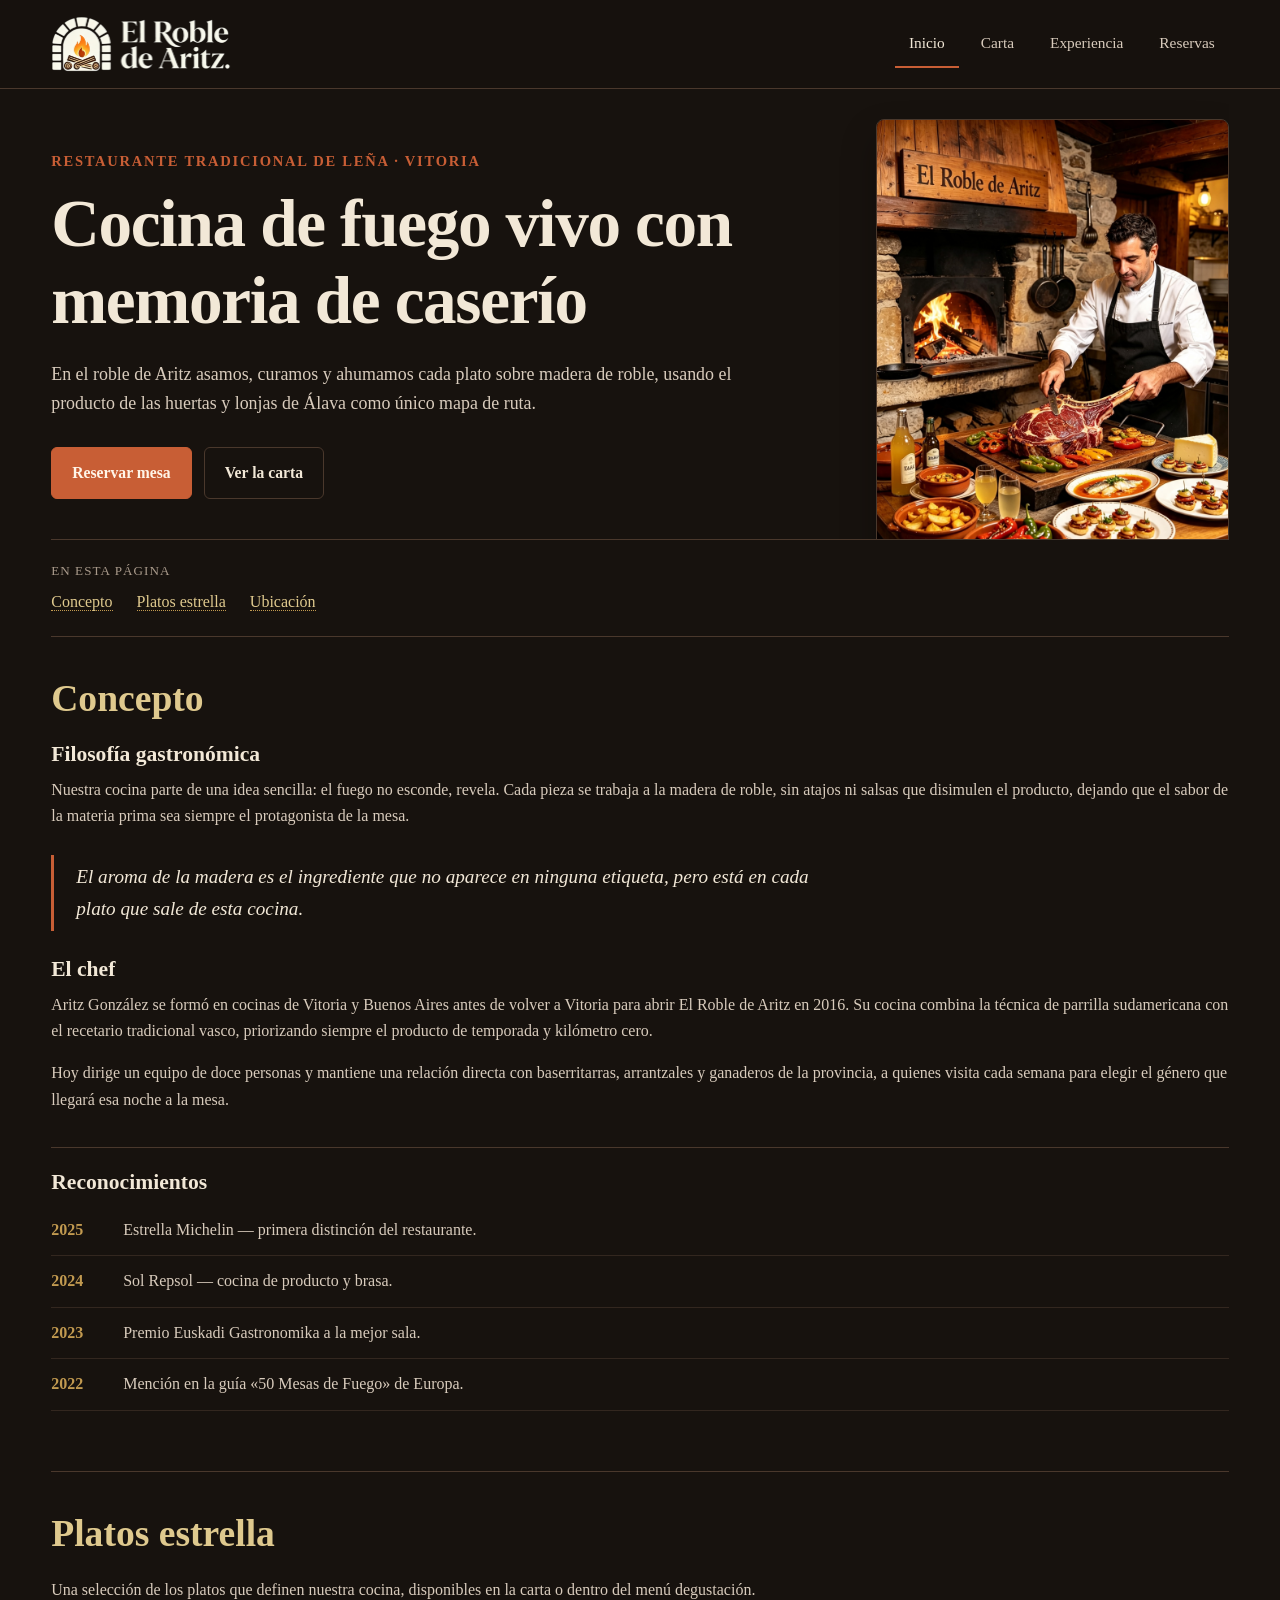
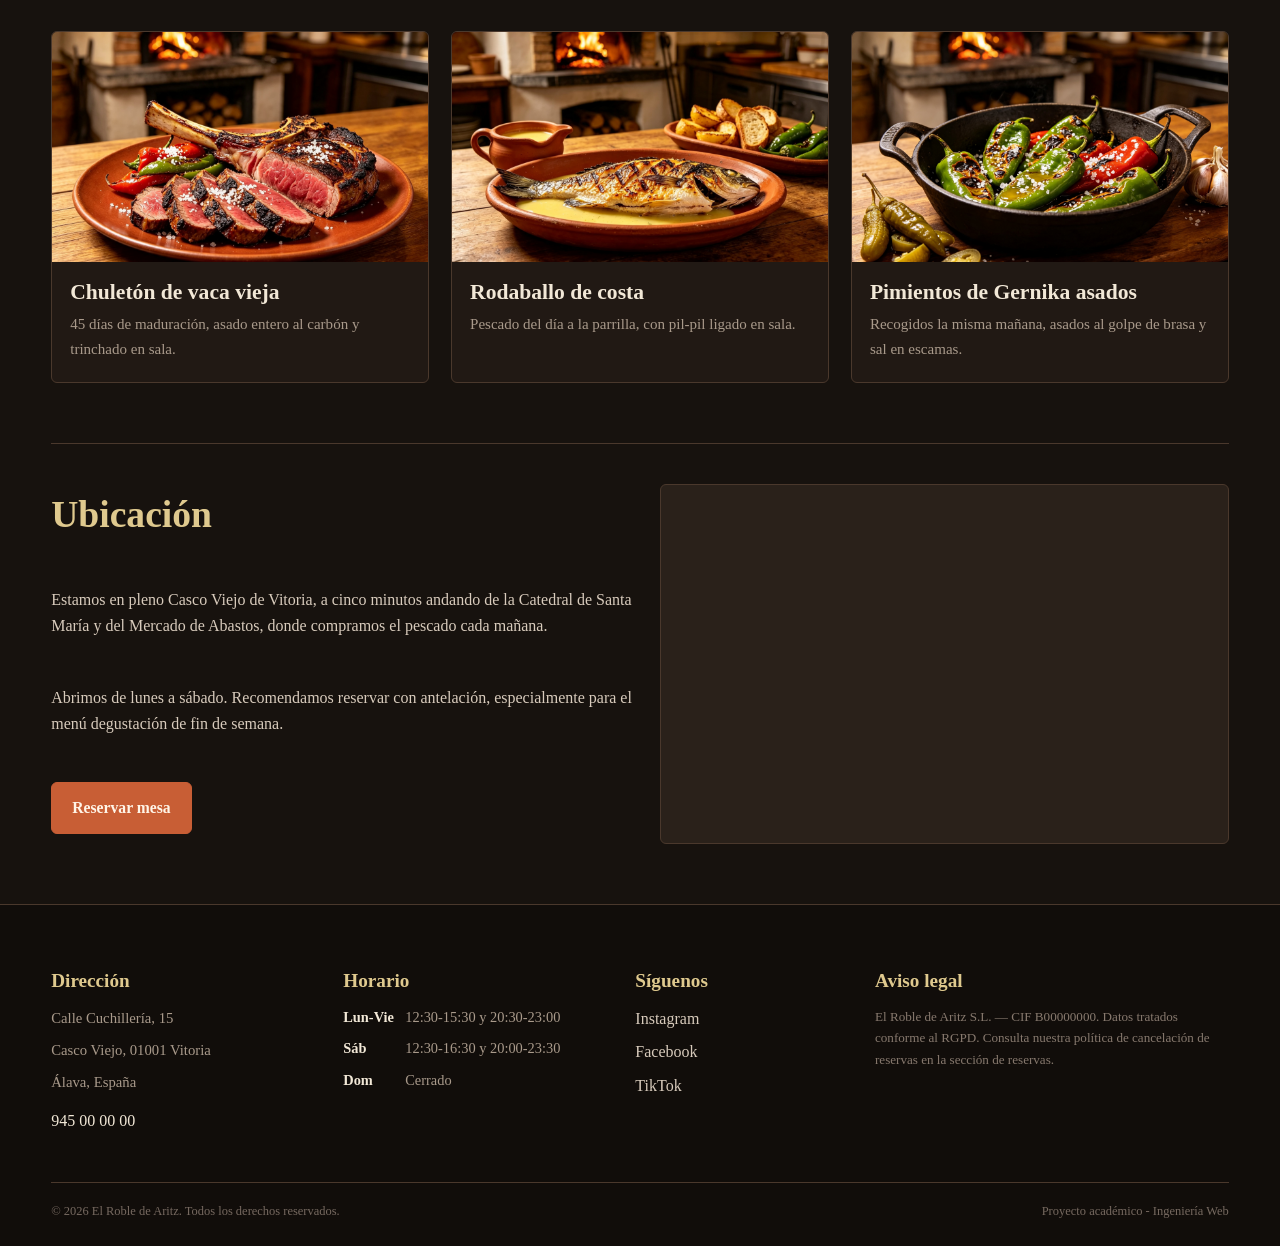
<file: index.html>
<!DOCTYPE html>
<html lang="es">

    <head>

        <!-- Toda la organización de los diferentes bloques ha sido hecha a mano y pensada por mí -->
        <!-- La IA [Opencode (Muse Spark 1.3)] ha ayudado a rellenar algunos bloques de contenido; las imágenes y los vídeos se han generado con Seedream + Seedance -->
        <!-- Tambien ha ayudado en las explicaciones de cómo funcionan algunos elementos que han ayudado a que la pagina quede mas completa, bonita y organizada (figure, iframe, details, etc...) -->

        <meta charset="UTF-8">
        <meta name="viewport" content="width=device-width, initial-scale=1.0">
        <link rel="stylesheet" href="style.css">
        <link rel="icon" type="image/x-icon" href="images/favicon.ico">
        <title>El Roble de Aritz</title>

    </head>

    <body>

        <header>

            <div class="header">

                <a href="index.html">
                    <img src="images/logo.png" alt="El Roble de Aritz" class="logo">
                </a>

                <nav class="navigation_bar">

                    <ul>
                        <li>
                            <a href="index.html" aria-current="page">Inicio</a>
                        </li>
                        <li>
                            <a href="carta.html">Carta</a>
                        </li>
                        <li>
                            <a href="experiencia.html">Experiencia</a>
                        </li>
                        <li>
                            <a href="reservas.html">Reservas</a>
                        </li>
                    </ul>

                </nav>

            </div>

        </header>

        <main>

            <div class="descripcion descripcion_inicio">

                <p class="pretitulo">Restaurante tradicional de leña · Vitoria</p>
                <h1 class="titulo">Cocina de fuego vivo con memoria de caserío</h1>
                <p class="subtitulo">En el roble de Aritz asamos, curamos y ahumamos cada plato sobre madera de roble, usando el producto de las huertas y lonjas de Álava como único mapa de ruta.</p>
                
                <div class="acciones">

                    <a class="boton_primario" href="reservas.html">Reservar mesa</a>
                    <a class="boton_secundario" href="carta.html">Ver la carta</a>
                
                </div>

                <img src="images/index/horno_lena.png" alt="Horno de leña en la cocina abierta del restaurante">

            </div>

            <nav class="indice">

                <p>En esta página</p>
                <ul>
                    <li>
                        <a href="#concepto">Concepto</a>
                    </li>
                    <li>
                        <a href="#platos_estrella">Platos estrella</a>
                    </li>
                    <li>
                        <a href="#ubicacion">Ubicación</a>
                    </li>
                </ul>

            </nav>

            <section id="concepto">

                <h2>Concepto</h2>
                <h3>Filosofía gastronómica</h3>
                <p>Nuestra cocina parte de una idea sencilla: el fuego no esconde, revela. Cada pieza se trabaja a la madera de roble, sin atajos ni salsas que disimulen el producto, dejando que el sabor de la materia prima sea siempre el protagonista de la mesa.</p>
                <blockquote>El aroma de la madera es el ingrediente que no aparece en ninguna etiqueta, pero está en cada plato que sale de esta cocina.</blockquote>
                <h3>El chef</h3>
                <p>Aritz González se formó en cocinas de Vitoria y Buenos Aires antes de volver a Vitoria para abrir El Roble de Aritz en 2016. Su cocina combina la técnica de parrilla sudamericana con el recetario tradicional vasco, priorizando siempre el producto de temporada y kilómetro cero.</p>
                <p>Hoy dirige un equipo de doce personas y mantiene una relación directa con baserritarras, arrantzales y ganaderos de la provincia, a quienes visita cada semana para elegir el género que llegará esa noche a la mesa.</p>
                
                <div>

                    <h3>Reconocimientos</h3>
                    <ul>
                        <li>
                            <span class="ano_reconocimiento">2025</span>
                            Estrella Michelin — primera distinción del restaurante.
                        </li>
                        <li>
                            <span class="ano_reconocimiento">2024</span>
                            Sol Repsol — cocina de producto y brasa.
                        </li>
                        <li>
                            <span class="ano_reconocimiento">2023</span>
                            Premio Euskadi Gastronomika a la mejor sala.
                        </li>
                        <li>
                            <span class="ano_reconocimiento">2022</span>
                            Mención en la guía «50 Mesas de Fuego» de Europa.
                        </li>
                    </ul>

                </div>

            </section>

            <section id="platos_estrella">

                <h2>Platos estrella</h2>
                <p>Una selección de los platos que definen nuestra cocina, disponibles en la carta o dentro del menú degustación.</p>
                
                <div class="tarjetas">

                    <figure>

                        <img src="images/carta/chuleton.png" alt="Chuletón de vaca vieja cortado en lascas sobre tabla de madera">
                        <figcaption>
                            <h3>Chuletón de vaca vieja</h3>
                            <p>45 días de maduración, asado entero al carbón y trinchado en sala.</p>
                        </figcaption>

                    </figure>

                    <figure>

                        <img src="images/carta/rodaballo.png" alt="Rodaballo entero a la parrilla con pil-pil de su propia gelatina">
                        <figcaption>
                            <h3>Rodaballo de costa</h3>
                            <p>Pescado del día a la parrilla, con pil-pil ligado en sala.</p>
                        </figcaption>

                    </figure>

                    <figure>

                        <img src="images/carta/pimientos.png" alt="Pimientos de Gernika asados con sal en escamas sobre plato de barro">
                        <figcaption>
                            <h3>Pimientos de Gernika asados</h3>
                            <p>Recogidos la misma mañana, asados al golpe de brasa y sal en escamas.</p>
                        </figcaption>
                        
                    </figure>

                </div>

            </section>

            <section id="ubicacion">

                <h2>Ubicación</h2>
                <p>Estamos en pleno Casco Viejo de Vitoria, a cinco minutos andando de la Catedral de Santa María y del Mercado de Abastos, donde compramos el pescado cada mañana.</p>
                <p>Abrimos de lunes a sábado. Recomendamos reservar con antelación, especialmente para el menú degustación de fin de semana.</p>
                <a class="boton_primario" href="reservas.html">Reservar mesa</a>
                <iframe title="Ubicación de El Roble de Aritz en Vitoria-Gasteiz" src="https://maps.google.com/maps?q=Calle+Cuchiller%C3%ADa,+15,+Vitoria-Gasteiz&t=&z=17&ie=UTF8&iwloc=&output=embed"></iframe>
            
            </section>

        </main>

        <footer>

            <div class="datos">

                <div class="direccion">

                    <h2>Dirección</h2>
                    <p>Calle Cuchillería, 15</p>
                    <br>
                    <p>Casco Viejo, 01001 Vitoria</p>
                    <br>
                    <p>Álava, España</p>
                    <br>
                    <a href="tel:+34945000000">945 00 00 00</a>

                </div>

                <div class="horario">

                    <h2>Horario</h2>
                    <dl>
                        <dt>Lun-Vie</dt>
                        <dd>12:30-15:30 y 20:30-23:00</dd>
                        <dt>Sáb</dt>
                        <dd>12:30-16:30 y 20:00-23:30</dd>
                        <dt>Dom</dt>
                        <dd>Cerrado</dd>
                    </dl>

                </div>

                <div class="social">

                    <h2>Síguenos</h2>
                    <ul>
                        <li>
                            <a href="https://www.instagram.com/">Instagram</a>
                        </li>
                        <li>
                            <a href="https://www.facebook.com/">Facebook</a>
                        </li>
                        <li>
                            <a href="https://www.tiktok.com/">TikTok</a>
                        </li>
                    </ul>

                </div>

                <div class="legal">

                    <h2>Aviso legal</h2>
                    <p>El Roble de Aritz S.L. — CIF B00000000. Datos tratados conforme al RGPD. Consulta nuestra política de cancelación de reservas en la sección de reservas.</p>
                
                </div>

            </div>

            <div class="fin">

                <p>© 2026 El Roble de Aritz. Todos los derechos reservados.</p>
                <p>Proyecto académico - Ingeniería Web</p>
            
            </div>

        </footer>

    </body>

</html>
</file>
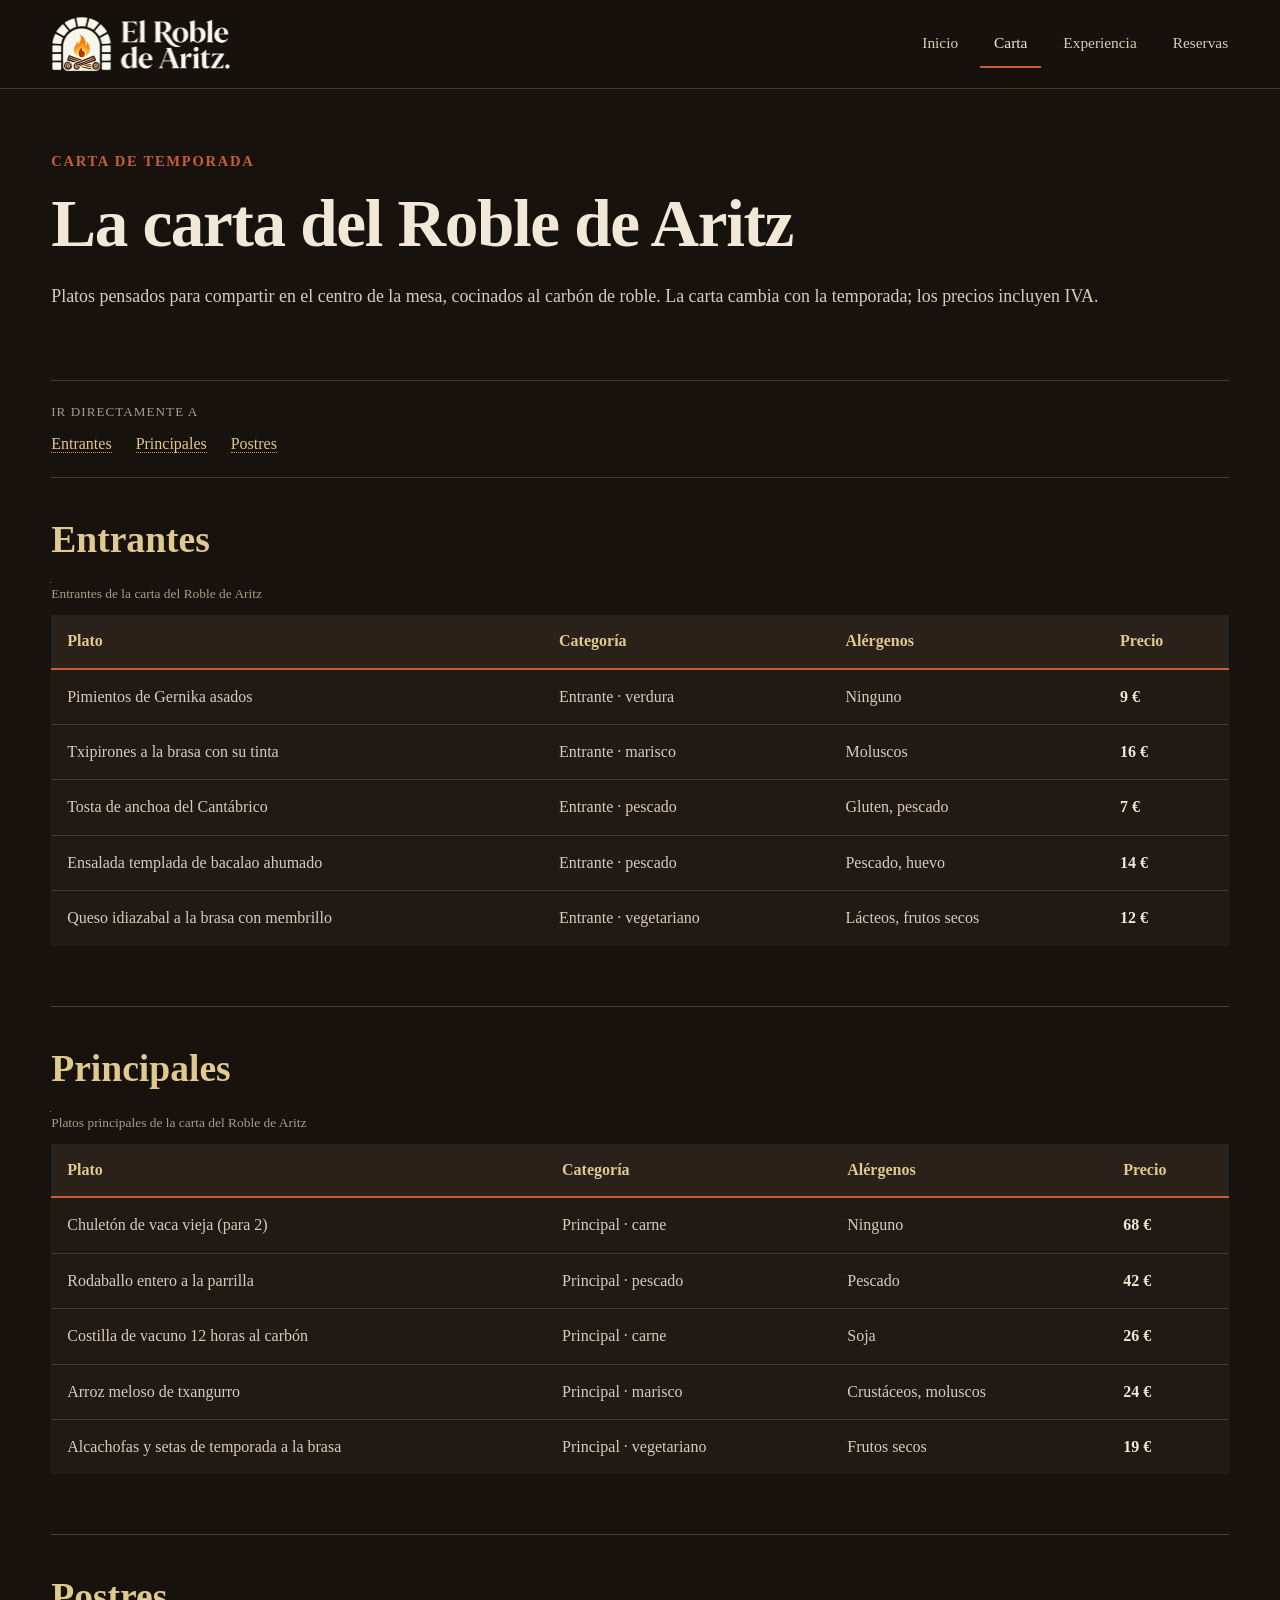
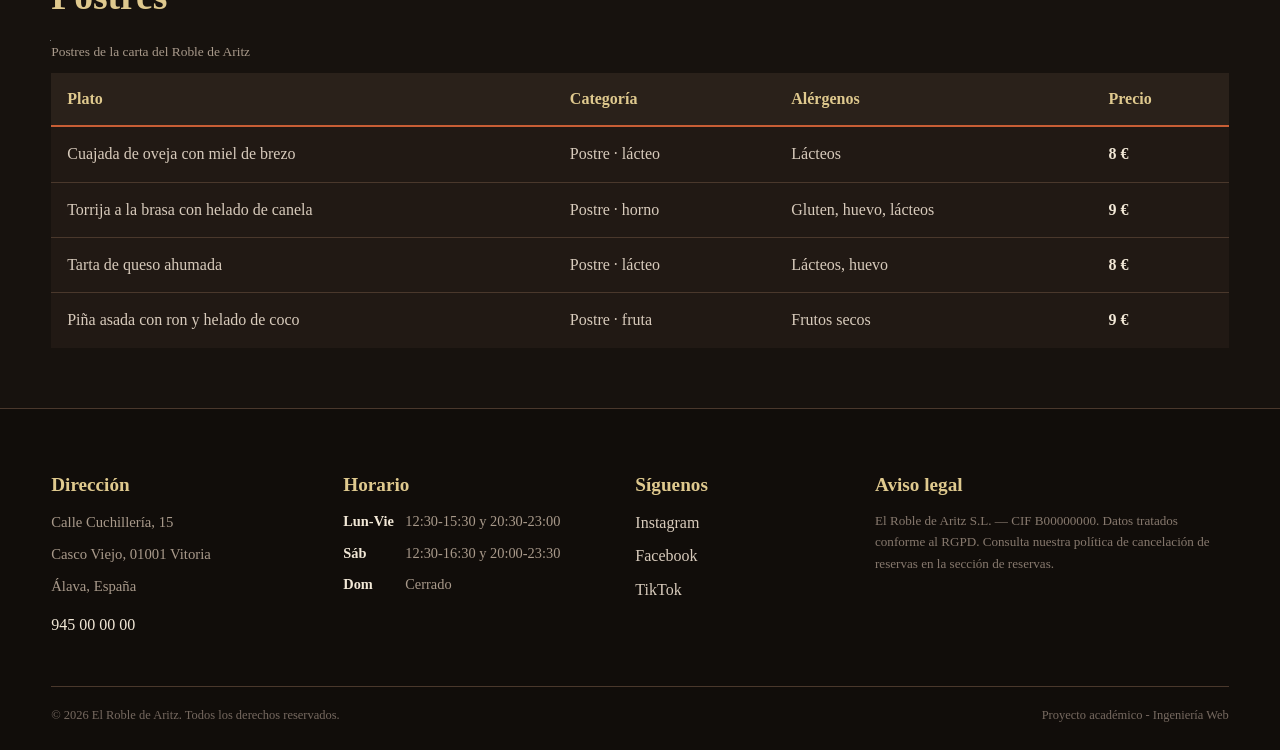
<file: carta.html>
<!DOCTYPE html>
<html lang="es">

    <head>

        <meta charset="UTF-8">
        <meta name="viewport" content="width=device-width, initial-scale=1.0">
        <link rel="stylesheet" href="style.css">
        <link rel="icon" type="image/x-icon" href="images/favicon.ico">
        <title>El Roble de Aritz</title>

    </head>

    <body>

        <header>

            <div class="header">

                <a href="index.html">
                    <img src="images/logo.png" alt="El Roble de Aritz" class="logo">
                </a>

                <nav class="navigation_bar">

                    <div class="wrap">

                        <ul>
                            <li>
                                <a href="index.html">Inicio</a>
                            </li>
                            <li>
                                <a href="carta.html" aria-current="page">Carta</a>
                            </li>
                            <li>
                                <a href="experiencia.html">Experiencia</a>
                            </li>
                            <li>
                                <a href="reservas.html">Reservas</a>
                            </li>
                        </ul>

                    </div>

                </nav>

            </div>

        </header>

        <main>

            <div class="descripcion">

                <p class="pretitulo">Carta de temporada</p>
                <h1 class="titulo">La carta del Roble de Aritz</h1>
                <p class="subtitulo">Platos pensados para compartir en el centro de la mesa, cocinados al carbón de roble. La carta cambia con la temporada; los precios incluyen IVA.</p>
            
            </div>

            <nav class="indice">

                <p>Ir directamente a</p>
                <ul>
                    <li>
                        <a href="#entrantes">Entrantes</a>
                    </li>
                    <li>
                        <a href="#principales">Principales</a>
                    </li>
                    <li>
                        <a href="#postres">Postres</a>
                    </li>
                </ul>

            </nav>

            <section id="entrantes">

                <h2>Entrantes</h2>

                <input type="radio" name="entrante" id="entrante_close" class="radio_entrante" checked>
                <input type="radio" name="entrante" id="entrante_1" class="radio_entrante">
                <input type="radio" name="entrante" id="entrante_2" class="radio_entrante">
                <input type="radio" name="entrante" id="entrante_3" class="radio_entrante">
                <input type="radio" name="entrante" id="entrante_4" class="radio_entrante">
                <input type="radio" name="entrante" id="entrante_5" class="radio_entrante">

                <table>

                    <caption>Entrantes de la carta del Roble de Aritz</caption>

                    <thead>
                        <tr>
                            <th>Plato</th>
                            <th>Categoría</th>
                            <th>Alérgenos</th>
                            <th>Precio</th>
                        </tr>
                    </thead>

                    <tbody>
                        <tr>
                            <td>
                                <label for="entrante_1" class="fila"></label>
                                Pimientos de Gernika asados
                            </td>
                            <td>Entrante · verdura</td>
                            <td>Ninguno</td>
                            <td class="precio">9 €</td>
                        </tr>
                        <tr>
                            <td>
                                <label for="entrante_2" class="fila"></label>
                                Txipirones a la brasa con su tinta
                            </td>
                            <td>Entrante · marisco</td>
                            <td>Moluscos</td>
                            <td class="precio">16 €</td>
                        </tr>
                        <tr>
                            <td>
                                <label for="entrante_3" class="fila"></label>
                                Tosta de anchoa del Cantábrico
                            </td>
                            <td>Entrante · pescado</td>
                            <td>Gluten, pescado</td>
                            <td class="precio">7 €</td>
                        </tr>
                        <tr>
                            <td>
                                <label for="entrante_4" class="fila"></label>
                                Ensalada templada de bacalao ahumado
                            </td>
                            <td>Entrante · pescado</td>
                            <td>Pescado, huevo</td>
                            <td class="precio">14 €</td>
                        </tr>
                        <tr>
                            <td>
                                <label for="entrante_5" class="fila"></label>
                                Queso idiazabal a la brasa con membrillo
                            </td>
                            <td>Entrante · vegetariano</td>
                            <td>Lácteos, frutos secos</td>
                            <td class="precio">12 €</td>
                        </tr>
                    </tbody>

                </table>

                <div class="visor_modal">

                    <label for="entrante_close" class="modal_salir"></label>

                    <div class="contenido_modal">

                        <label for="entrante_close" class="boton_cerrar" title="Cerrado">&times;</label>

                        <div class="entrante info_1">

                            <img src="images/carta/pimientos.png" alt="Pimientos de Gernika asados">
                            <h3>Pimientos de Gernika asados</h3>
                            <p>Pimientos de Gernika seleccionados, asados al golpe de brasa</p>

                        </div>

                        <div class="entrante info_2">

                            <img src="images/carta/txipirones.png" alt="Txipirones a la brasa">
                            <h3>Txipirones a la brasa con su tinta</h3>
                            <p>Txipirones frescos pescados a potera, marcados en la parrilla con cebolla pochada y su propia tinta tradicional.</p>

                        </div>

                        <div class="entrante info_3">

                            <img src="images/carta/tosta_anchoa.png" alt="Tosta de anchoa del Cantábrico">
                            <h3>Tosta de anchoa del Cantábrico</h3>
                            <p>Tosta de pan de masa madre tostado, mantequilla artesana y anchoas del Cantábrico sobadas a mano.</p>

                        </div>

                        <div class="entrante info_4">

                            <img src="images/carta/ensalada_bacalao.png" alt="Ensalada templada de bacalao">
                            <h3>Ensalada templada de bacalao ahumado</h3>
                            <p>Láminas de bacalao ahumado sobre canónigos, frutos secos y vinagreta templada de pasas y piñones.</p>

                        </div>
                            
                        <div class="entrante info_5">

                            <img src="images/carta/queso_idiazabal.png" alt="Queso idiazabal a la brasa">
                            <h3>Queso idiazabal a la brasa con membrillo</h3>
                            <p>Queso Idiazabal D.O. ahumado ligeramente fundido a la brasa, acompañado de dulce de membrillo casero.</p>

                        </div>

                </div>

            </div>

            </section>

            <section id="principales">

                <h2>Principales</h2>

                <input type="radio" name="principal" id="principal_close" class="radio_principal" checked>
                <input type="radio" name="principal" id="principal_1" class="radio_principal">
                <input type="radio" name="principal" id="principal_2" class="radio_principal">
                <input type="radio" name="principal" id="principal_3" class="radio_principal">
                <input type="radio" name="principal" id="principal_4" class="radio_principal">
                <input type="radio" name="principal" id="principal_5" class="radio_principal">

                <table>

                    <caption>Platos principales de la carta del Roble de Aritz</caption>

                    <thead>
                        <tr>
                            <th>Plato</th>
                            <th>Categoría</th>
                            <th>Alérgenos</th>
                            <th>Precio</th>
                        </tr>
                    </thead>

                    <tbody>
                        <tr>
                            <td>
                                <label for="principal_1" class="fila"></label>
                                Chuletón de vaca vieja (para 2)
                            </td>
                            <td>Principal · carne</td>
                            <td>Ninguno</td>
                            <td class="precio">68 €</td>
                        </tr>
                        <tr>
                            <td>
                                <label for="principal_2" class="fila"></label>
                                Rodaballo entero a la parrilla
                            </td>
                            <td>Principal · pescado</td>
                            <td>Pescado</td>
                            <td class="precio">42 €</td>
                        </tr>
                        <tr>
                            <td>
                                <label for="principal_3" class="fila"></label>
                                Costilla de vacuno 12 horas al carbón
                            </td>
                            <td>Principal · carne</td>
                            <td>Soja</td>
                            <td class="precio">26 €</td>
                        </tr>
                        <tr>
                            <td>
                                <label for="principal_4" class="fila"></label>
                                Arroz meloso de txangurro
                            </td>
                            <td>Principal · marisco</td>
                            <td>Crustáceos, moluscos</td>
                            <td class="precio">24 €</td>
                        </tr>
                        <tr>
                            <td>
                                <label for="principal_5" class="fila"></label>
                                Alcachofas y setas de temporada a la brasa
                            </td>
                            <td>Principal · vegetariano</td>
                            <td>Frutos secos</td>
                            <td class="precio">19 €</td>
                        </tr>
                    </tbody>

                </table>

                <div class="visor_modal">
                    
                    <label for="principal_close" class="modal_salir"></label>

                    <div class="contenido_modal">

                        <label for="principal_close" class="boton_cerrar" title="Cerrado">&times;</label>

                        <div class="principal info_1">

                            <img src="images/carta/chuleton.png" alt="Chuletón de vaca vieja">
                            <h3>Chuletón de vaca vieja (para 2)</h3>
                            <p>Corte madurado durante más de 45 días, asado a la brasa de roble en su punto óptimo y servido con patatas caseras y pimientos de padrón.</p>
                    
                        </div>

                        <div class="principal info_2">

                            <img src="images/carta/rodaballo.png" alt="Rodaballo a la parrilla">
                            <h3>Rodaballo entero a la parrilla</h3>
                            <p>Pieza entera de lonja abierta a la espalda y elaborada a la parrilla tradicional con su refrito de ajos, guindilla y vinagre de sidra.</p>
                        
                        </div>

                        <div class="principal info_3">

                            <img src="images/carta/costilla.png" alt="Costilla de vacuno">
                            <h3>Costilla de vacuno 12 horas al carbón</h3>
                            <p>Cocina lenta a baja temperatura durante 12 horas y terminada en el carbón con glaseado de su propio jugo reducido.</p>
                        
                        </div>

                        <div class="principal info_4">

                            <img src="images/carta/arroz_txangurro.png" alt="Arroz meloso de txangurro">
                            <h3>Arroz meloso de txangurro</h3>
                            <p>Arroz en cazuela preparado con sofrito artesano, desmigado de centollo de pesca local y fondo concentrado de roca.</p>
                    
                        </div>

                        <div class="principal info_5">

                            <img src="images/carta/alcachofas_setas.png" alt="Alcachofas y setas a la brasa">
                            <h3>Alcachofas y setas de temporada a la brasa</h3>
                            <p>Corazones de alcachofa confitados a baja temperatura con selección de setas silvestres marcadas al fuego y picada de almendra.</p>
                        
                        </div>

                    </div>

                </div>

            </section>

            <section id="postres">

                <h2>Postres</h2>

                <input type="radio" name="postre" id="postre_close" class="radio_postre" checked>
                <input type="radio" name="postre" id="postre_1" class="radio_postre">
                <input type="radio" name="postre" id="postre_2" class="radio_postre">
                <input type="radio" name="postre" id="postre_3" class="radio_postre">
                <input type="radio" name="postre" id="postre_4" class="radio_postre">

                <table>

                    <caption>Postres de la carta del Roble de Aritz</caption>

                    <thead>
                        <tr>
                            <th>Plato</th>
                            <th>Categoría</th>
                            <th>Alérgenos</th>
                            <th>Precio</th>
                        </tr>
                    </thead>

                    <tbody>
                        <tr>
                            <td>
                                <label for="postre_1" class="fila"></label>
                                Cuajada de oveja con miel de brezo
                            </td>
                            <td>Postre · lácteo</td>
                            <td>Lácteos</td>
                            <td class="precio">8 €</td>
                        </tr>
                        <tr>
                            <td>
                                <label for="postre_2" class="fila"></label>
                                Torrija a la brasa con helado de canela
                            </td>
                            <td>Postre · horno</td>
                            <td>Gluten, huevo, lácteos</td>
                            <td class="precio">9 €</td>
                        </tr>
                        <tr>
                            <td>
                                <label for="postre_3" class="fila"></label>
                                Tarta de queso ahumada
                            </td>
                            <td>Postre · lácteo</td>
                            <td>Lácteos, huevo</td>
                            <td class="precio">8 €</td>
                        </tr>
                        <tr>
                            <td>
                                <label for="postre_4" class="fila"></label>
                                Piña asada con ron y helado de coco
                            </td>
                            <td>Postre · fruta</td>
                            <td>Frutos secos</td>
                            <td class="precio">9 €</td>
                        </tr>
                    </tbody>

                </table>

                <div class="visor_modal">
                    
                    <label for="postre_close" class="modal_salir"></label>

                    <div class="contenido_modal">

                        <label for="postre_close" class="boton_cerrar" title="Cerrado">&times;</label>

                        <div class="postre info_1">

                            <img src="images/carta/cuajada.png" alt="Cuajada de oveja con miel de brezo">
                            <h3>Cuajada de oveja con miel de brezo</h3>
                            <p>Cuajada artesanal de leche de oveja latxa acompañada con miel pura de brezo.</p>

                        </div>

                        <div class="postre info_2">

                            <img src="images/carta/torrija.png" alt="Torrija a la brasa con helado de canela">
                            <h3>Torrija a la brasa con helado de canela</h3>
                            <p>Pan brioche infusionado en leche caramelizada, pasado por la brasa y acompañado de helado de canela.</p>
                        
                        </div>

                        <div class="postre info_3">

                            <img src="images/carta/tarta_queso.png" alt="Tarta de queso ahumada">
                            <h3>Tarta de queso ahumada</h3>
                            <p>Tarta de queso horneada con un sutil toque de humo al carbón de roble y base crujiente.</p>
                        
                        </div>

                        <div class="postre info_4">

                            <img src="images/carta/pina_asada.png" alt="Piña asada con ron y helado de coco">
                            <h3>Piña asada con ron y helado de coco</h3>
                            <p>Piña natural caramelizada a la brasa con ron añejo y helado artesano de coco.</p>
                        
                        </div>

                    </div>

                </div>

            </section>

        </main>

        <footer>

            <div class="datos">

                <div class="direccion">

                    <h2>Dirección</h2>
                    <p>Calle Cuchillería, 15</p>
                    <br>
                    <p>Casco Viejo, 01001 Vitoria</p>
                    <br>
                    <p>Álava, España</p>
                    <br>
                    <a href="tel:+34945000000">945 00 00 00</a>

                </div>

                <div class="horario">

                    <h2>Horario</h2>
                    <dl>
                        <dt>Lun-Vie</dt>
                        <dd>12:30-15:30 y 20:30-23:00</dd>
                        <dt>Sáb</dt>
                        <dd>12:30-16:30 y 20:00-23:30</dd>
                        <dt>Dom</dt>
                        <dd>Cerrado</dd>
                    </dl>

                </div>

                <div class="social">

                    <h2>Síguenos</h2>
                    <ul>
                        <li>
                            <a href="https://www.instagram.com/">Instagram</a>
                        </li>
                        <li>
                            <a href="https://www.facebook.com/">Facebook</a>
                        </li>
                        <li>
                            <a href="https://www.tiktok.com/">TikTok</a>
                        </li>
                    </ul>

                </div>

                <div class="legal">

                    <h2>Aviso legal</h2>
                    <p>El Roble de Aritz S.L. — CIF B00000000. Datos tratados conforme al RGPD. Consulta nuestra política de cancelación de reservas en la sección de reservas.</p>
                
                </div>

            </div>

            <div class="fin">

                <p>© 2026 El Roble de Aritz. Todos los derechos reservados.</p>
                <p>Proyecto académico - Ingeniería Web</p>
            
            </div>

        </footer>

    </body>

</html>
</file>
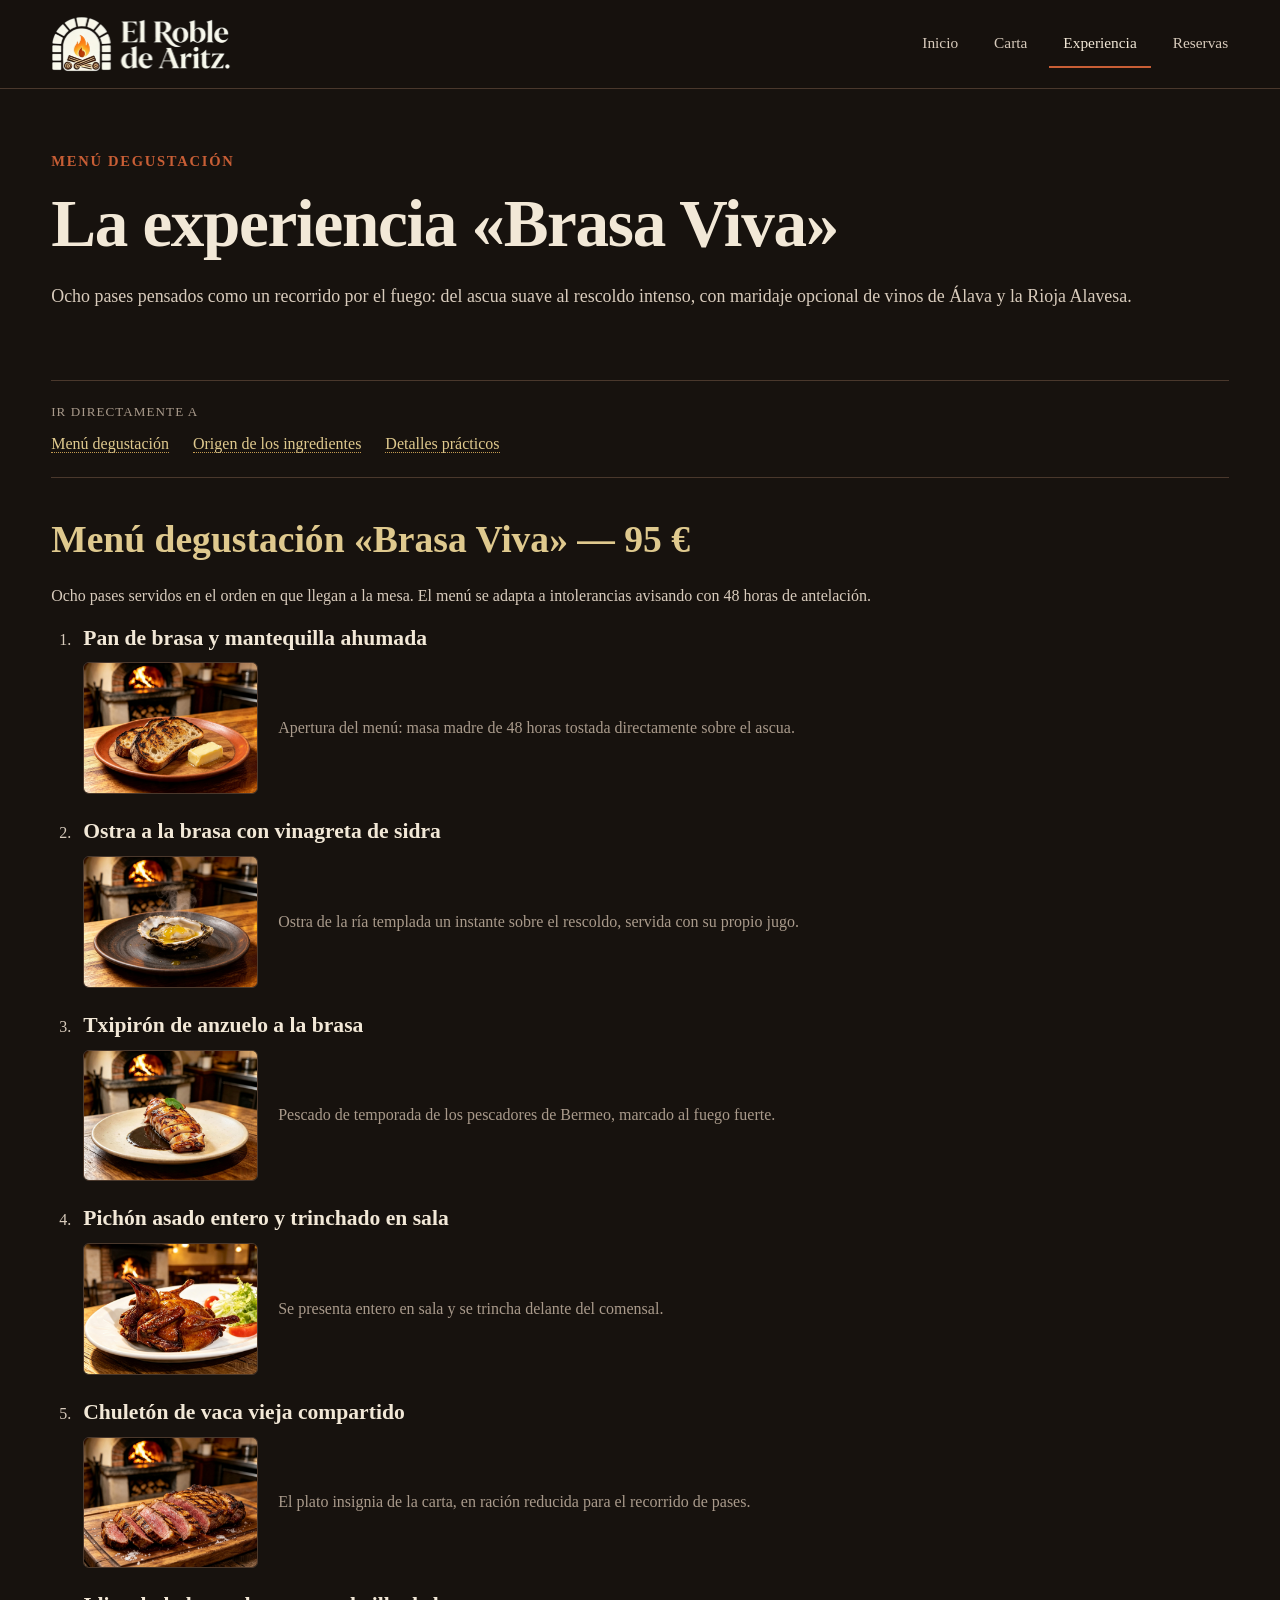
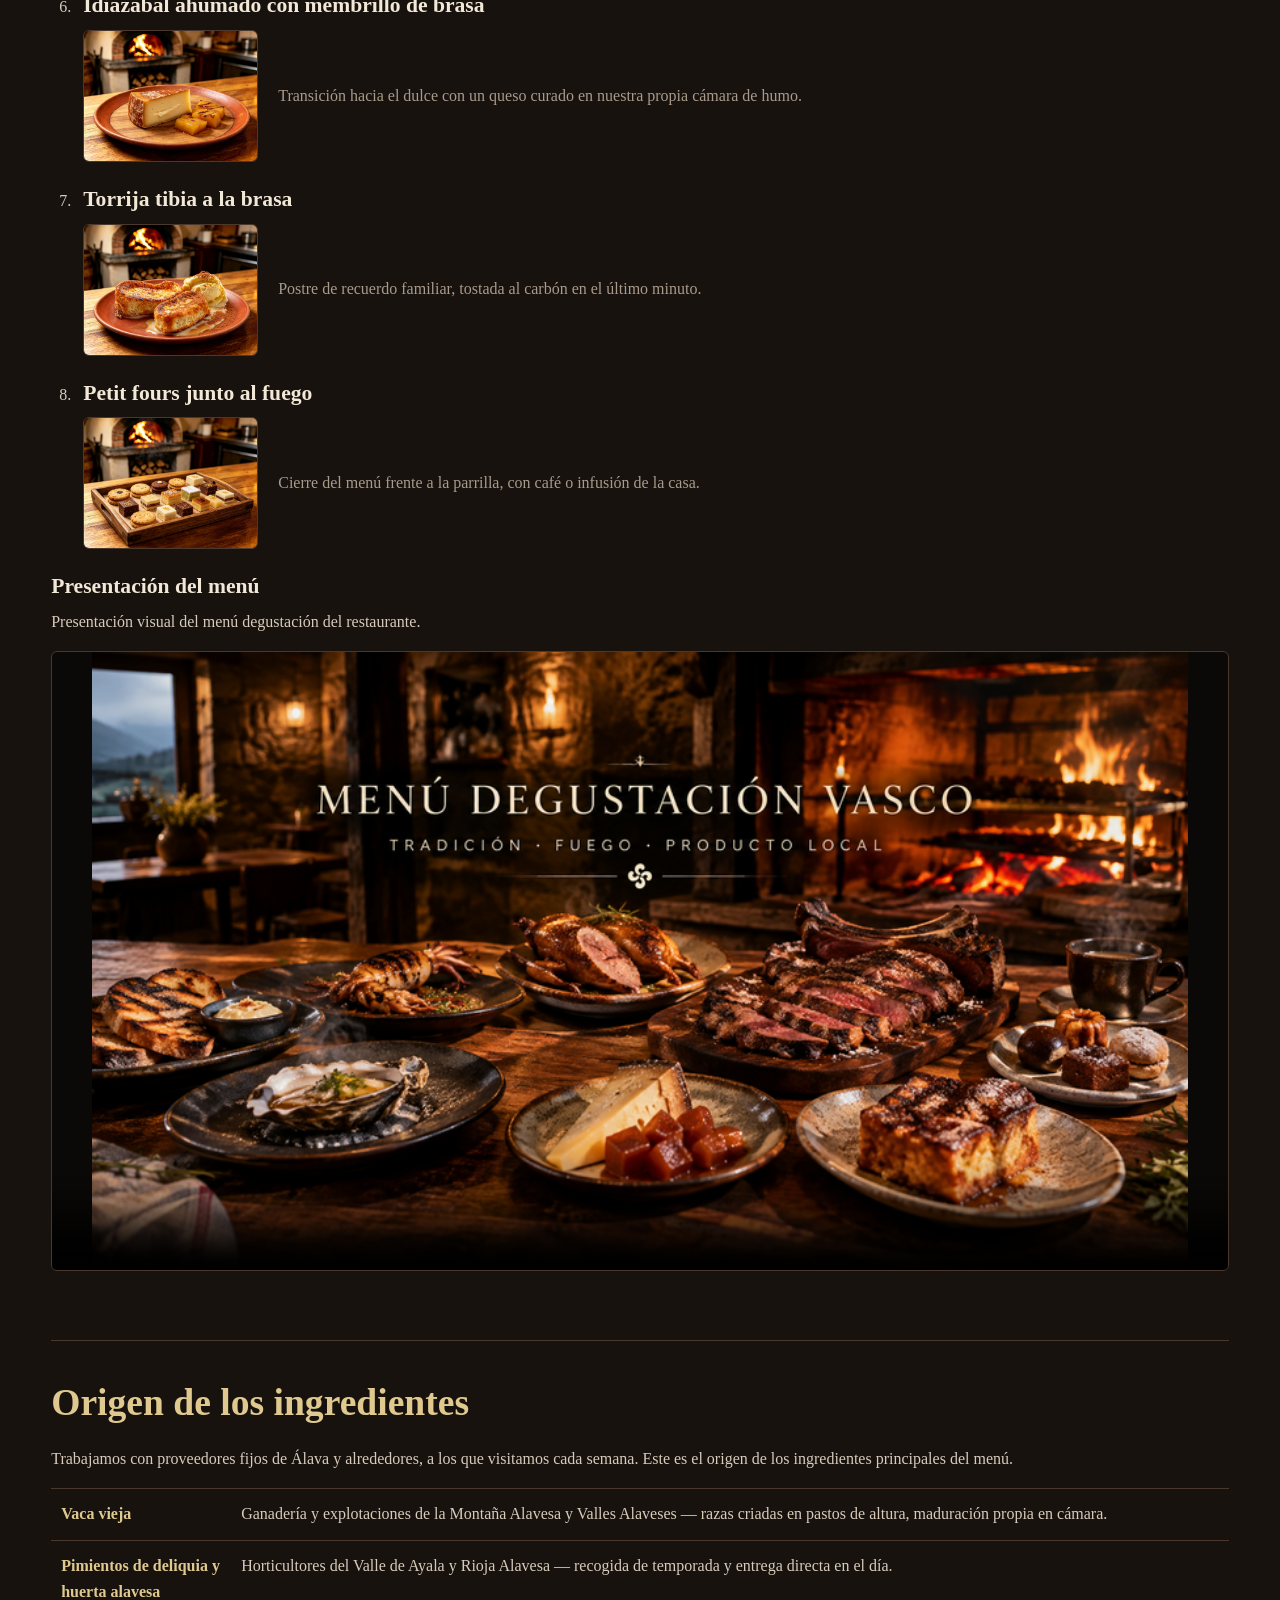
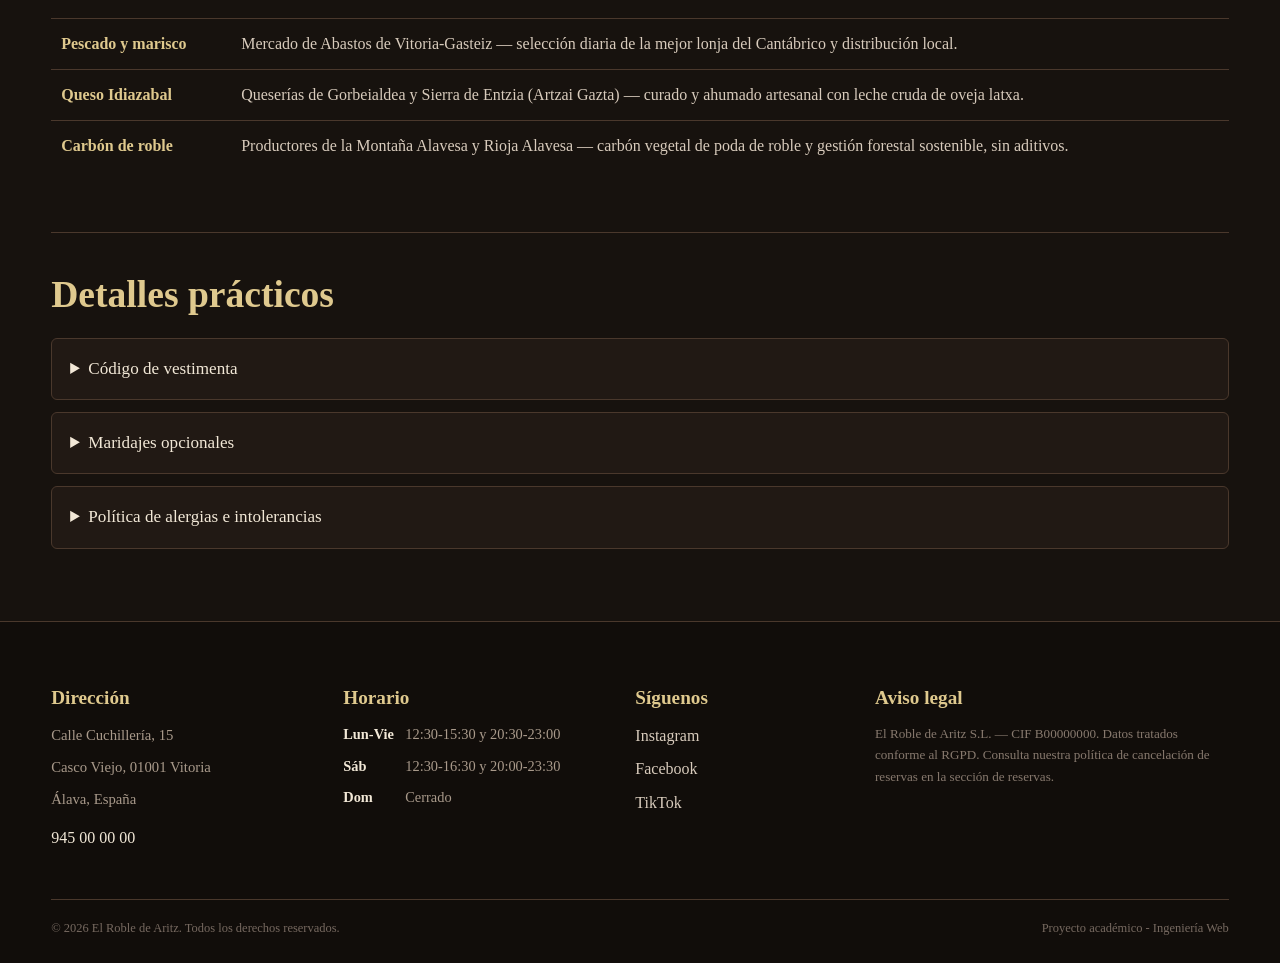
<file: experiencia.html>
<!DOCTYPE html>
<html lang="es">

    <head>

        <meta charset="UTF-8">
        <meta name="viewport" content="width=device-width, initial-scale=1.0">
        <link rel="stylesheet" href="style.css">
        <link rel="icon" type="image/x-icon" href="images/favicon.ico">
        <title>El Roble de Aritz</title>

    </head>

    <body>

        <header>

            <div class="header">

                <a href="index.html">
                    <img src="images/logo.png" alt="El Roble de Aritz" class="logo">
                </a>

                <nav class="navigation_bar">

                    <div class="wrap">

                        <ul>
                            <li>
                                <a href="index.html">Inicio</a>
                            </li>
                            <li>
                                <a href="carta.html">Carta</a>
                            </li>
                            <li>
                                <a href="experiencia.html" aria-current="page">Experiencia</a>
                            </li>
                            <li>
                                <a href="reservas.html">Reservas</a>
                            </li>
                        </ul>

                    </div>

                </nav>

            </div>

        </header>

        <main>

            <div class="descripcion">

                <p class="pretitulo">Menú degustación</p>
                <h1 class="titulo">La experiencia «Brasa Viva»</h1>
                <p class="subtitulo">Ocho pases pensados como un recorrido por el fuego: del ascua suave al rescoldo intenso, con maridaje opcional de vinos de Álava y la Rioja Alavesa.</p>
            
            </div>

            <nav class="indice">

                <p>Ir directamente a</p>
                <ul>
                    <li>
                        <a href="#menu_degustacion">Menú degustación</a>
                    </li>
                    <li>
                        <a href="#origen">Origen de los ingredientes</a>
                    </li>
                    <li>
                        <a href="#detalles">Detalles prácticos</a>
                    </li>
                </ul>

            </nav>

            <section id="menu_degustacion">

                <h2>Menú degustación «Brasa Viva» — 95 €</h2>
                <p>Ocho pases servidos en el orden en que llegan a la mesa. El menú se adapta a intolerancias avisando con 48 horas de antelación.</p>
                <ol class="pases">
                    <li>

                        <h3>Pan de brasa y mantequilla ahumada</h3>
                        <figure>
                            <img src="images/experiencia/pan_mantequilla.png" alt="Rebanadas de pan tostado al carbón junto a mantequilla ahumada">
                            <figcaption>
                                <p>Apertura del menú: masa madre de 48 horas tostada directamente sobre el ascua.</p>
                            </figcaption>
                        </figure>

                    </li>
                    <li>

                        <h3>Ostra a la brasa con vinagreta de sidra</h3>
                        <figure>
                            <img src="images/experiencia/ostra.png" alt="Ostra abierta sobre concha con vinagreta y un golpe de humo">
                            <figcaption>
                                <p>Ostra de la ría templada un instante sobre el rescoldo, servida con su propio jugo.</p>
                            </figcaption>
                        </figure>

                    </li>
                    <li>

                        <h3>Txipirón de anzuelo a la brasa</h3>
                        <figure>
                            <img src="images/experiencia/txipiron.png" alt="Txipirón entero asado con su tinta reducida">
                            <figcaption>
                                <p>Pescado de temporada de los pescadores de Bermeo, marcado al fuego fuerte.</p>
                            </figcaption>
                        </figure>

                    </li>
                    <li>

                        <h3>Pichón asado entero y trinchado en sala</h3>
                        <figure>
                            <img src="images/experiencia/pichon.png" alt="Pichón asado entero presentado antes de ser trinchado en la mesa">
                            <figcaption>
                                <p>Se presenta entero en sala y se trincha delante del comensal.</p>
                            </figcaption>
                        </figure>

                    </li>
                    <li>

                        <h3>Chuletón de vaca vieja compartido</h3>
                        <figure>
                            <img src="images/experiencia/chuleton.png" alt="Lascas de chuletón de vaca vieja servidas sobre tabla de madera">
                            <figcaption>
                                <p>El plato insignia de la carta, en ración reducida para el recorrido de pases.</p>
                            </figcaption>
                        </figure>

                    </li>
                    <li>

                        <h3>Idiazabal ahumado con membrillo de brasa</h3>
                        <figure>
                            <img src="images/experiencia/queso_idiazabal.png" alt="Cuña de queso idiazabal ahumado con membrillo asado">
                            <figcaption>
                                <p>Transición hacia el dulce con un queso curado en nuestra propia cámara de humo.</p>
                            </figcaption>
                        </figure>

                    </li>
                    <li>

                        <h3>Torrija tibia a la brasa</h3>
                        <figure>
                            <img src="images/experiencia/torrija.png" alt="Torrija tostada al carbón con helado de canela">
                            <figcaption>
                                <p>Postre de recuerdo familiar, tostada al carbón en el último minuto.</p>
                            </figcaption>
                        </figure>

                    </li>
                    <li>

                        <h3>Petit fours junto al fuego</h3>
                        <figure>
                            <img src="images/experiencia/dulces.png" alt="Selección de pequeños dulces servidos junto a la parrilla">
                            <figcaption>
                                <p>Cierre del menú frente a la parrilla, con café o infusión de la casa.</p>
                            </figcaption>
                        </figure>

                    </li>
                </ol>

                <div class="video">

                    <h3>Presentación del menú</h3>
                    <p>Presentación visual del menú degustación del restaurante.</p>
                    <video controls="" preload="metadata" poster="images/experiencia/banner.png">
                        <source src="images/experiencia/menu_degustacion.mp4" type="video/mp4">
                        <p>Tu navegador no admite la reproducción de vídeo. Puedes <a href="images/experiencia/menu_degustacion.mp4">descargar el vídeo</a> directamente.</p>
                    </video>

                </div>

            </section>

            <section id="origen">

                <h2>Origen de los ingredientes</h2>
                <p>Trabajamos con proveedores fijos de Álava y alrededores, a los que visitamos cada semana. Este es el origen de los ingredientes principales del menú.</p>
                <dl class="origen">
                    <dt>Vaca vieja</dt>
                    <dd>Ganadería y explotaciones de la Montaña Alavesa y Valles Alaveses — razas criadas en pastos de altura, maduración propia en cámara.</dd>

                    <dt>Pimientos de deliquia y huerta alavesa</dt>
                    <dd>Horticultores del Valle de Ayala y Rioja Alavesa — recogida de temporada y entrega directa en el día.</dd>

                    <dt>Pescado y marisco</dt>
                    <dd>Mercado de Abastos de Vitoria-Gasteiz — selección diaria de la mejor lonja del Cantábrico y distribución local.</dd>

                    <dt>Queso Idiazabal</dt>
                    <dd>Queserías de Gorbeialdea y Sierra de Entzia (Artzai Gazta) — curado y ahumado artesanal con leche cruda de oveja latxa.</dd>

                    <dt>Carbón de roble</dt>
                    <dd>Productores de la Montaña Alavesa y Rioja Alavesa — carbón vegetal de poda de roble y gestión forestal sostenible, sin aditivos.</dd>
                </dl>

            </section>

            <section id="detalles">

                <h2>Detalles prácticos</h2>

                <details>

                    <summary>Código de vestimenta</summary>
                    <p>Recomendamos vestimenta informal elegante. No exigimos chaqueta ni corbata, pero pedimos evitar ropa deportiva o de playa en el servicio de noche.</p>
                
                </details>
                
                <details>

                    <summary>Maridajes opcionales</summary>
                    <p>El menú degustación puede completarse con tres propuestas de maridaje:</p>
                    <ul>
                        <li>Maridaje clásico (35 €): cinco copas de vinos de Álava y la Rioja Alavesa.</li>
                        <li>Maridaje premium (55 €): incluye referencias de bodegas pequeñas y una copa de txakoli de guarda.</li>
                        <li>Maridaje sin alcohol (25 €): infusiones, fermentados y kombuchas de elaboración propia.</li>
                    </ul>

                </details>

                <details>

                    <summary>Política de alergias e intolerancias</summary>
                    <p>Antes de confirmar la reserva, indícanos cualquier alergia o intolerancia en el formulario de reservas. Estas son las medidas que aplicamos:</p>
                    <ul>
                        <li>Adaptamos cada pase del menú degustación cuando se avisa con 48 horas de antelación.</li>
                        <li>Etiquetamos en cocina los alérgenos de las catorce sustancias de declaración obligatoria.</li>
                        <li>Disponemos de utensilios y zona de preparación separada para casos de alergia grave.</li>
                    </ul>

                </details>

            </section>

        </main>

        <footer>

            <div class="datos">

                <div class="direccion">

                    <h2>Dirección</h2>
                    <p>Calle Cuchillería, 15</p>
                    <br>
                    <p>Casco Viejo, 01001 Vitoria</p>
                    <br>
                    <p>Álava, España</p>
                    <br>
                    <a href="tel:+34945000000">945 00 00 00</a>

                </div>

                <div class="horario">

                    <h2>Horario</h2>
                    <dl>
                        <dt>Lun-Vie</dt>
                        <dd>12:30-15:30 y 20:30-23:00</dd>
                        <dt>Sáb</dt>
                        <dd>12:30-16:30 y 20:00-23:30</dd>
                        <dt>Dom</dt>
                        <dd>Cerrado</dd>
                    </dl>

                </div>

                <div class="social">

                    <h2>Síguenos</h2>
                    <ul>
                        <li>
                            <a href="https://www.instagram.com/">Instagram</a>
                        </li>
                        <li>
                            <a href="https://www.facebook.com/">Facebook</a>
                        </li>
                        <li>
                            <a href="https://www.tiktok.com/">TikTok</a>
                        </li>
                    </ul>

                </div>

                <div class="legal">

                    <h2>Aviso legal</h2>
                    <p>El Roble de Aritz S.L. — CIF B00000000. Datos tratados conforme al RGPD. Consulta nuestra política de cancelación de reservas en la sección de reservas.</p>
                
                </div>

            </div>

            <div class="fin">

                <p>© 2026 El Roble de Aritz. Todos los derechos reservados.</p>
                <p>Proyecto académico - Ingeniería Web</p>
            
            </div>

        </footer>

    </body>

</html>
</file>
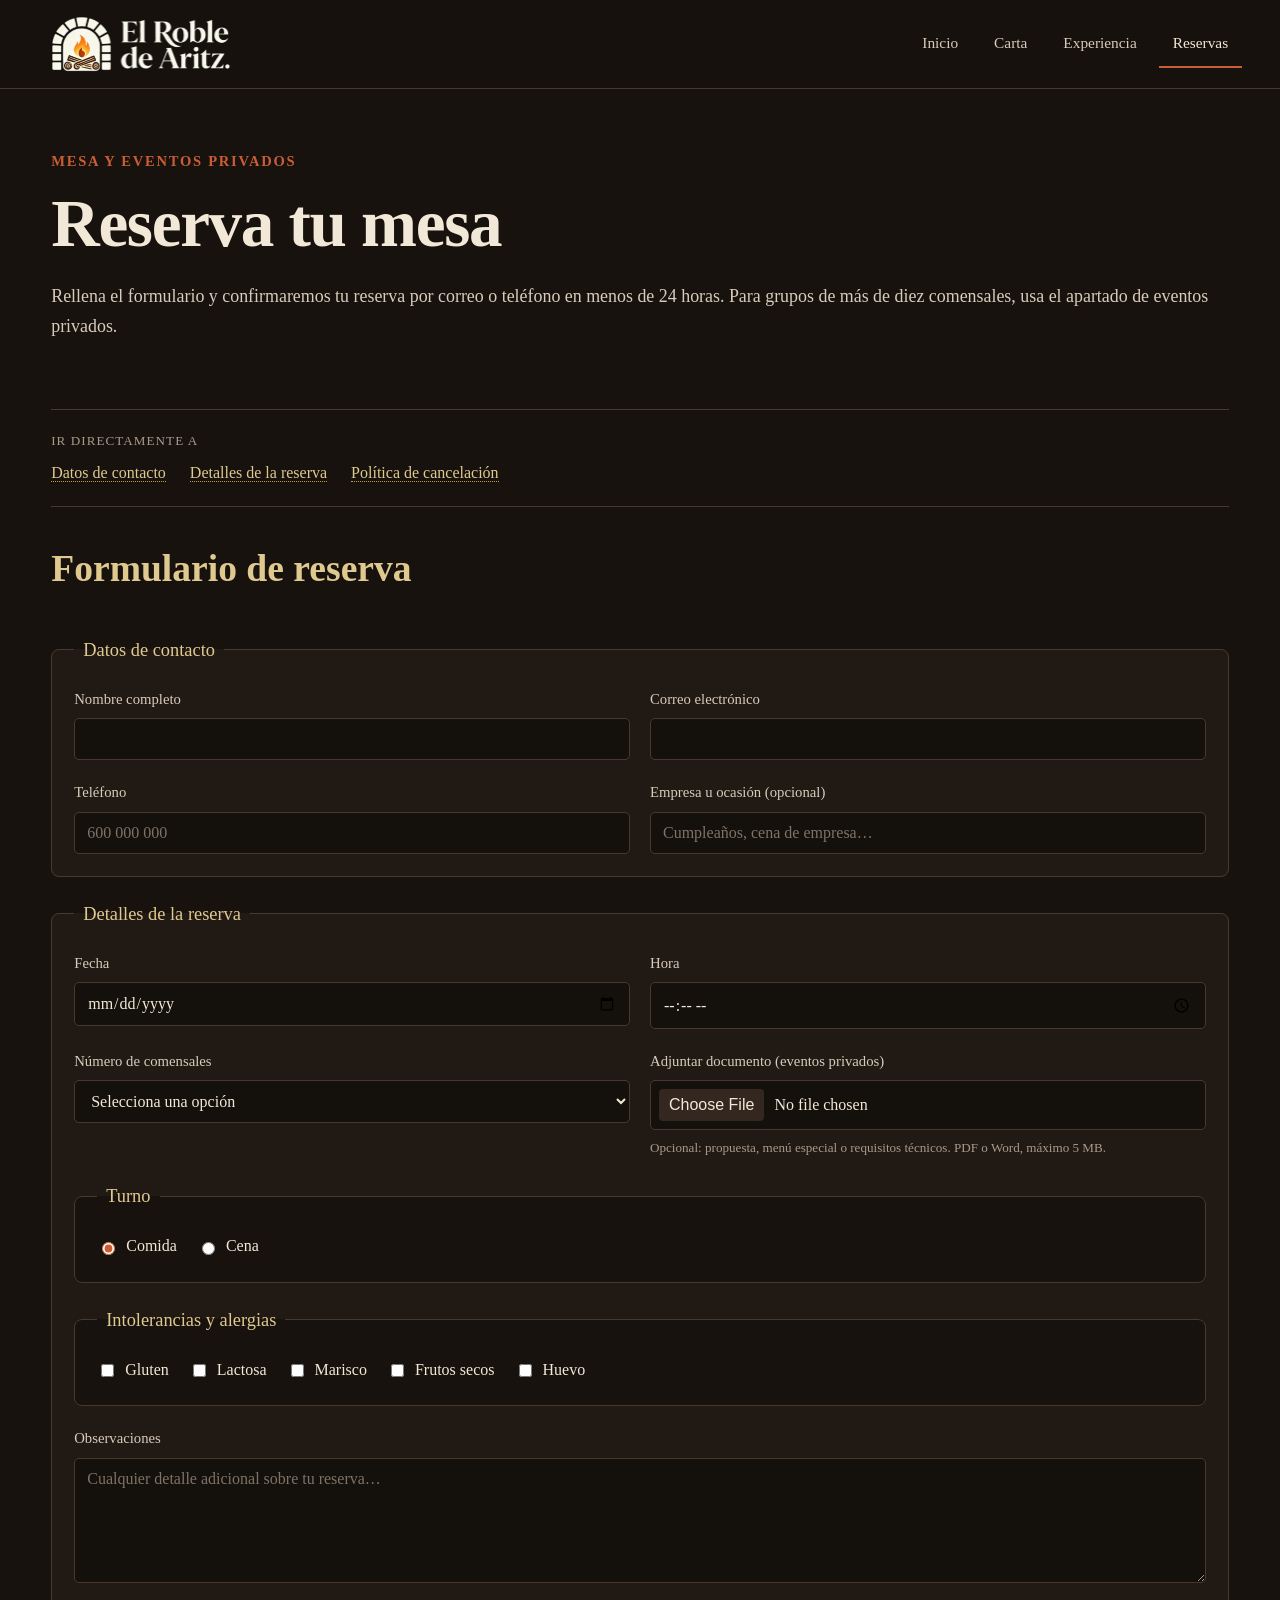
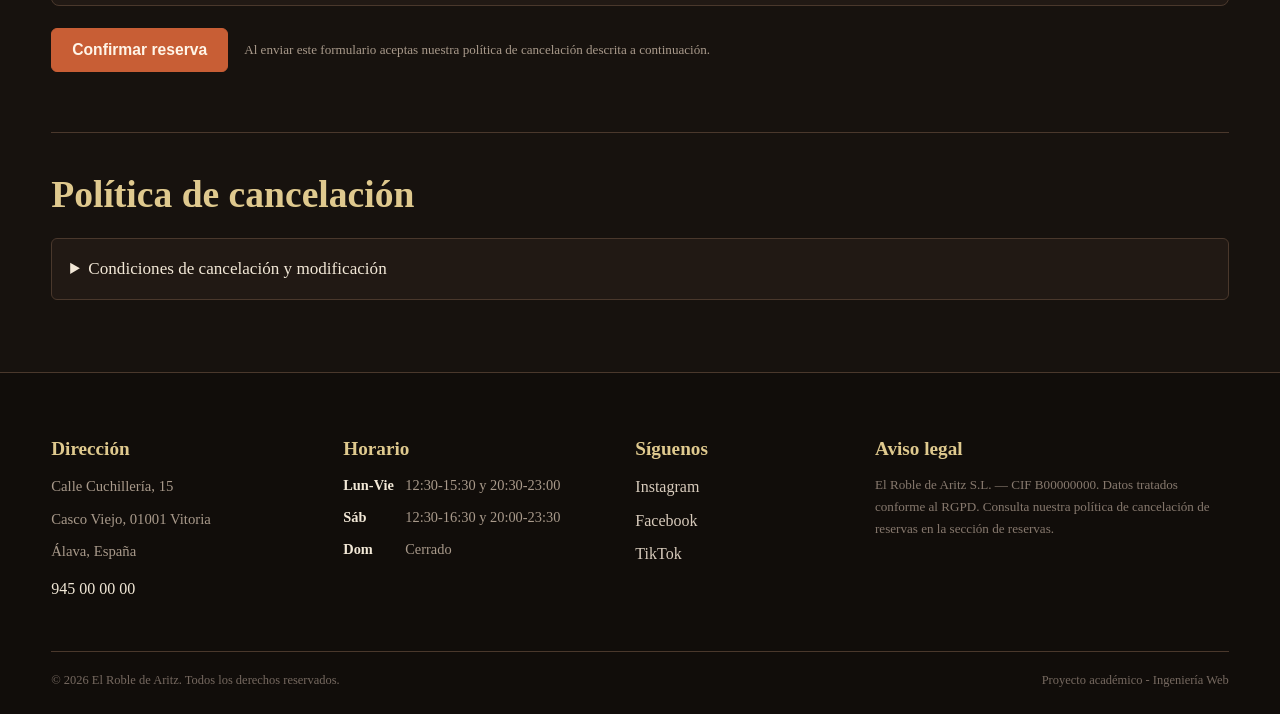
<file: reservas.html>
<!DOCTYPE html>
<html lang="es">

    <head>

        <meta charset="UTF-8">
        <meta name="viewport" content="width=device-width, initial-scale=1.0">
        <link rel="stylesheet" href="style.css">
        <link rel="icon" type="image/x-icon" href="images/favicon.ico">
        <title>El Roble de Aritz</title>

    </head>

    <body>

        <header>

            <div class="header">

                <a href="index.html">
                    <img src="images/logo.png" alt="El Roble de Aritz" class="logo">
                </a>

                <nav class="navigation_bar">

                    <div class="wrap">

                        <ul>
                            <li>
                                <a href="index.html">Inicio</a>
                            </li>
                            <li>
                                <a href="carta.html">Carta</a>
                            </li>
                            <li>
                                <a href="experiencia.html">Experiencia</a>
                            </li>
                            <li>
                                <a href="reservas.html" aria-current="page">Reservas</a>
                            </li>
                        </ul>

                    </div>

                </nav>

            </div>

        </header>
        
        <main>

            <div class="descripcion">

                <p class="pretitulo">Mesa y eventos privados</p>
                <h1 class="titulo">Reserva tu mesa</h1>
                <p class="subtitulo">Rellena el formulario y confirmaremos tu reserva por correo o teléfono en menos de 24 horas. Para grupos de más de diez comensales, usa el apartado de eventos privados.</p>
            
            </div>

            <nav class="indice">

                <p>Ir directamente a</p>
                <ul>
                    <li>
                        <a href="#contacto">Datos de contacto</a>
                    </li>
                    <li>
                        <a href="#detalles">Detalles de la reserva</a>
                    </li>
                    <li>
                        <a href="#politica_cancelacion">Política de cancelación</a>
                    </li>
                </ul>

            </nav>

            <section id="formulario">

                <form id="reserva" action="#" method="post">

                    <h2>Formulario de reserva</h2>

                    <fieldset id="contacto">

                        <legend>Datos de contacto</legend>
                        
                        <div class="campos">
                            
                            <div class="campo">

                                <label for="nombre">Nombre completo</label>
                                <input type="text" id="nombre" name="nombre" autocomplete="name" required>
                            
                            </div>

                            <div class="campo">

                                <label for="email">Correo electrónico</label>
                                <input type="email" id="email" name="email" autocomplete="email" required>
                            
                            </div>
                            
                            <div class="campo">

                                <label for="telefono">Teléfono</label>
                                <input type="tel" id="telefono" name="telefono" autocomplete="tel" pattern="[0-9 +]{9,15}" placeholder="600 000 000" required>
                            
                            </div>

                            <div class="campo">

                                <label for="empresa">Empresa u ocasión (opcional)</label>
                                <input type="text" id="empresa" name="empresa" placeholder="Cumpleaños, cena de empresa…">
                            
                            </div>

                        </div>

                    </fieldset>

                    <fieldset id="detalles">

                        <legend>Detalles de la reserva</legend>
                        
                        <div class="campos">
                            
                            <div class="campo">

                                <label for="fecha">Fecha</label>
                                <input type="date" id="fecha" name="fecha" required>
                            
                            </div>

                            <div class="campo">

                                <label for="hora">Hora</label>
                                <input type="time" id="hora" name="hora" required>

                            </div>
                            
                            <div class="campo">

                                <label for="comensales">Número de comensales</label>
                                <select id="comensales" name="comensales" required="">
                                    <option value="">Selecciona una opción</option>
                                    <option value="1">1 persona</option>
                                    <option value="2">2 personas</option>
                                    <option value="3">3 personas</option>
                                    <option value="4">4 personas</option>
                                    <option value="5">5 personas</option>
                                    <option value="6">6 personas</option>
                                    <option value="7-10">De 7 a 10 personas</option>
                                    <option value="evento">Más de 10 (evento privado)</option>
                                </select>

                            </div>

                            <div class="campo">

                                <label for="documento">Adjuntar documento (eventos privados)</label>
                                <input type="file" id="documento" name="documento" accept=".pdf,.doc,.docx">
                                <small class="ayuda">Opcional: propuesta, menú especial o requisitos técnicos. PDF o Word, máximo 5 MB.</small>
                            
                            </div>

                        </div>

                        <fieldset id="turno">

                            <legend>Turno</legend>

                            <div class="opciones_grupo">

                                <div class="opcion">

                                    <input type="radio" id="turno_comida" name="turno" value="comida" checked="">
                                    <label for="turno_comida">Comida</label>

                                </div>

                                <div class="opcion">

                                    <input type="radio" id="turno_cena" name="turno" value="cena">
                                    <label for="turno_cena">Cena</label>

                                </div>

                            </div>

                        </fieldset>

                        <fieldset id="intolerancias">

                            <legend>Intolerancias y alergias</legend>

                            <div class="opciones_grupo">

                                <div class="opcion">

                                    <input type="checkbox" id="alergia_gluten" name="alergias" value="gluten">
                                    <label for="alergia_gluten">Gluten</label>

                                </div>

                                <div class="opcion">

                                    <input type="checkbox" id="alergia_lactosa" name="alergias" value="lactosa">
                                    <label for="alergia_lactosa">Lactosa</label>

                                </div>

                                <div class="opcion">

                                    <input type="checkbox" id="alergia_marisco" name="alergias" value="marisco">
                                    <label for="alergia_marisco">Marisco</label>

                                </div>

                                <div class="opcion">

                                    <input type="checkbox" id="alergia_frutos_secos" name="alergias" value="frutos_secos">
                                    <label for="alergia_frutos_secos">Frutos secos</label>

                                </div>

                                <div class="opcion">

                                    <input type="checkbox" id="alergia_huevo" name="alergias" value="huevo">
                                    <label for="alergia_huevo">Huevo</label>

                                </div>

                            </div>
                                
                        </fieldset>

                        <div class="campo_ancho">

                            <label for="observaciones">Observaciones</label>
                            <textarea id="observaciones" name="observaciones" rows="4" placeholder="Cualquier detalle adicional sobre tu reserva…"></textarea>

                        </div>

                    </fieldset>

                    <div class="form_envio">

                        <button type="submit" class="boton_primario">Confirmar reserva</button>
                        <p class="ayuda">Al enviar este formulario aceptas nuestra política de cancelación descrita a continuación.</p>

                    </div>

                </form>

            </section>

            <section id="politica_cancelacion">
                
                <h2>Política de cancelación</h2>
                <details>

                    <summary>Condiciones de cancelación y modificación</summary>
                    <p>Las reservas para mesas de hasta seis personas pueden cancelarse o modificarse sin coste hasta 24 horas antes del servicio. Pasado ese plazo, se aplicará un cargo de 15 € por comensal en concepto de reserva no presentada.</p>
                    <ul>
                        <li>Eventos privados: cancelación gratuita hasta 7 días antes del evento.</li>
                        <li>Menú degustación: se requiere confirmación de asistencia 48 horas antes.</li>
                        <li>Las modificaciones de horario están sujetas a disponibilidad de sala.</li>
                    </ul>

                </details>

            </section>

        </main>

        <footer>

            <div class="datos">

                <div class="direccion">

                    <h2>Dirección</h2>
                    <p>Calle Cuchillería, 15</p>
                    <br>
                    <p>Casco Viejo, 01001 Vitoria</p>
                    <br>
                    <p>Álava, España</p>
                    <br>
                    <a href="tel:+34945000000">945 00 00 00</a>

                </div>

                <div class="horario">

                    <h2>Horario</h2>
                    <dl>
                        <dt>Lun-Vie</dt>
                        <dd>12:30-15:30 y 20:30-23:00</dd>
                        <dt>Sáb</dt>
                        <dd>12:30-16:30 y 20:00-23:30</dd>
                        <dt>Dom</dt>
                        <dd>Cerrado</dd>
                    </dl>

                </div>

                <div class="social">

                    <h2>Síguenos</h2>
                    <ul>
                        <li>
                            <a href="https://www.instagram.com/">Instagram</a>
                        </li>
                        <li>
                            <a href="https://www.facebook.com/">Facebook</a>
                        </li>
                        <li>
                            <a href="https://www.tiktok.com/">TikTok</a>
                        </li>
                    </ul>

                </div>

                <div class="legal">

                    <h2>Aviso legal</h2>
                    <p>El Roble de Aritz S.L. — CIF B00000000. Datos tratados conforme al RGPD. Consulta nuestra política de cancelación de reservas en la sección de reservas.</p>
                
                </div>

            </div>

            <div class="fin">

                <p>© 2026 El Roble de Aritz. Todos los derechos reservados.</p>
                <p>Proyecto académico - Ingeniería Web</p>
            
            </div>

        </footer>

    </body>

</html>
</file>
<file: style.css>
/* La IA [Opencode (Muse Spark 1.3)] ha generado la mayoría de los diseños finales, dandole los retoques de color, sugiriendo estilos de letra y pequeños fixes en la distribución y tamaños de los elementos sin retocar el código HTML ; También ha hecho la parte responsive que me daba TOC dejarla sin hacer :P */
/* Sin embargo, luego todo ha sido revisado y retocado a mano; ciertas interacciones, tamaños y más han sido retocados a mano */

/* General */

* {
    box-sizing: border-box;
}

html {
    scroll-behavior: smooth;
}

:root {
    /* Paleta de colores y variables */
    --fondo: #17120e;
    --fondo-suave: #211914;
    --panel: #2a211a;
    --panel-claro: #33271f;
    --borde: #4a382c;
    --crema: #f2e8d7;
    --texto: #d8cbbc;
    --texto-suave: #a99a8b;
    --brasa: #c85e35;
    --brasa-oscura: #9d4528;
    --oro: #c29a50;
    --oro-claro: #dfc98e;
    --maximo: 1180px;
    --radio: 6px;
}

body {
    margin: 0;
    background: var(--fondo);
    color: var(--texto);
    font-family: "Karla", "Segoe UI", "Helvetica Neue";
    font-size: 16px;
    line-height: 1.65;
}

img {
    display: block;
    max-width: 100%;
}

a {
    color: var(--oro-claro);
}

a:hover {
    color: var(--crema);
}

:focus-visible {
    outline: 2px solid var(--oro-claro);
    outline-offset: 3px;
}

::selection {
    background: var(--brasa);
    color: #fff8ed;
}

/* Tipografía */

h1,
h2,
h3 {
    margin-top: 0;
    color: var(--crema);
    font-family: Georgia, "Times New Roman", serif;
    font-weight: 600;
    line-height: 1.15;
}

h1 {
    margin-bottom: 20px;
    font-size: 4.2rem;
    letter-spacing: -0.02em;
}

h2 {
    margin-bottom: 22px;
    color: var(--oro-claro);
    font-size: 2.35rem;
}

h3 {
    margin-bottom: 10px;
    font-size: 1.35rem;
}

p {
    margin: 0 0 16px;
}

/* Cabecera y navegación */

header {
    position: sticky;
    top: 0;
    z-index: 20;
    background: rgba(23, 18, 14, 0.97);
    border-bottom: 1px solid var(--borde);
}

.header {
    width: 92%;
    max-width: var(--maximo);
    min-height: 88px;
    margin: 0 auto;
    display: flex;
    align-items: center;
    justify-content: space-between;
    gap: 30px;
}

.header a:first-child {
    flex: 0 0 auto;
}

.logo {
    width: 180px;
}

.navigation_bar ul {
    display: flex;
    gap: 8px;
    margin: 0;
    padding: 0;
    list-style: none;
}

.navigation_bar a {
    display: block;
    padding: 10px 14px;
    border-bottom: 2px solid transparent;
    color: var(--texto);
    text-decoration: none;
    font-size: 0.96rem;
}

.navigation_bar a:hover,
.navigation_bar a[aria-current="page"] {
    border-bottom-color: var(--brasa);
    color: var(--crema);
}

/* Contenido principal */

.wrap,
main section,
main .indice,
main .descripcion {
    width: 92%;
    max-width: var(--maximo);
    margin-right: auto;
    margin-left: auto;
}

main > .descripcion {
    position: relative;
    padding: 60px 0 40px;
    border-bottom: 1px solid var(--borde);
    overflow: hidden;
}

.pretitulo {
    margin-bottom: 12px;
    color: var(--brasa);
    font-size: 0.91rem;
    font-weight: bold;
    letter-spacing: 0.12em;
    text-transform: uppercase;
}

.subtitulo {
    margin-bottom: 28px;
    font-size: 1.12rem;
}

.descripcion_inicio {
    padding-right: 430px !important;
}

.descripcion > img {
    position: absolute;
    top: 30px;
    right: 0;
    height: 470px;
    object-fit: cover;
    border: 1px solid var(--borde);
    border-radius: 8px;
    box-shadow: 0 18px 35px rgba(0, 0, 0, 0.28);
}

.acciones {
    display: flex;
    align-items: center;
    flex-wrap: wrap;
    gap: 12px;
}

.boton_primario,
.boton_secundario {
    display: inline-block;
    padding: 12px 20px;
    border-radius: var(--radio);
    font-size: 0.98rem;
    font-weight: bold;
    text-decoration: none;
    transition: background-color 0.2s ease, border-color 0.2s ease, transform 0.2s ease;
}

.boton_primario {
    border: 1px solid var(--brasa);
    background: var(--brasa);
    color: #fff5e8;
}

.boton_primario:hover {
    background: var(--brasa-oscura);
    color: #fff8ef;
    transform: translateY(-1px);
}

.boton_secundario {
    border: 1px solid var(--borde);
    background: transparent;
    color: var(--crema);
}

.boton_secundario:hover {
    border-color: var(--oro);
    background: var(--fondo-suave);
    color: var(--oro-claro);
    transform: translateY(-1px);
}

/* Índice */

.indice {
    padding: 20px 0;
    border-bottom: 1px solid var(--borde);
}

.indice p {
    margin-bottom: 8px;
    color: var(--texto-suave);
    font-size: 0.82rem;
    text-transform: uppercase;
    letter-spacing: 0.08em;
}

.indice ul {
    display: flex;
    flex-wrap: wrap;
    gap: 8px 24px;
    margin: 0;
    padding: 0;
    list-style: none;
}

.indice a {
    color: var(--oro-claro);
    text-decoration: none;
    border-bottom: 1px dotted var(--oro);
}

.indice a:hover {
    color: var(--crema);
    border-bottom-color: var(--brasa);
}

/* Secciones */

main section {
    padding-top: 40px;
    padding-bottom: 60px;
    border-bottom: 1px solid var(--borde);
}

main > section:last-child {
    border-bottom: 0;
}

blockquote {
    margin: 26px 0;
    padding: 6px 0 6px 22px;
    border-left: 3px solid var(--brasa);
    color: var(--crema);
    font-family: Georgia, "Times New Roman", serif;
    font-size: 1.2rem;
    font-style: italic;
    max-width: 760px;
}

/* Reconocimientos en inicio */

#concepto > div:last-child {
    margin-top: 34px;
    padding-top: 22px;
    border-top: 1px solid var(--borde);
}

#concepto > div:last-child ul {
    margin: 0;
    padding: 0;
    list-style: none;
}

#concepto > div:last-child li {
    padding: 12px 0;
    border-bottom: 1px solid var(--panel-claro);
}

.ano_reconocimiento {
    display: inline-block;
    width: 60px;
    margin-right: 8px;
    color: var(--oro);
    font-family: Georgia, "Times New Roman", serif;
    font-weight: bold;
}

/* Tarjetas de platos */

.tarjetas {
    display: grid;
    grid-template-columns: repeat(3, 1fr);
    gap: 22px;
    margin-top: 28px;
}

.tarjetas figure {
    margin: 0;
    overflow: hidden;
    border: 1px solid var(--borde);
    border-radius: var(--radio);
    background: var(--fondo-suave);
}

.tarjetas figure img {
    width: 100%;
    height: 230px;
    object-fit: cover;
}

.tarjetas figcaption {
    padding: 18px 18px 20px;
}

.tarjetas h3 {
    margin-bottom: 7px;
}

.tarjetas p {
    margin-bottom: 0;
    color: var(--texto-suave);
    font-size: 0.94rem;
}

/* Ubicación */

#ubicacion {
    display: grid;
    grid-template-columns: minmax(0, 1fr) minmax(320px, 0.95fr);
    gap: 10px;
    align-items: center;
}

#ubicacion h2,
#ubicacion p,
#ubicacion .boton_primario {
    grid-column: 1;
}

#ubicacion .boton_primario {
    width: fit-content;
}

#ubicacion iframe {
    grid-column: 2;
    grid-row: 1 / 5;
    width: 100%;
    height: 360px;
    border: 1px solid var(--borde);
    border-radius: var(--radio);
    background: var(--panel);
}

/* Experiencia */

.pases {
    margin: 0;
    padding-left: 24px;
}

.pases li {
    margin-bottom: 25px;
    padding-left: 8px;
}

.pases figure {
    display: grid;
    grid-template-columns: 175px minmax(0, 1fr);
    gap: 20px;
    align-items: center;
    margin: 12px 0 0;
}

.pases figure img {
    width: 300px;
    object-fit: cover;
    border: 1px solid var(--borde);
    border-radius: var(--radio);
}

.pases figcaption p {
    margin: 0;
    color: var(--texto-suave);
}

video {
    width: 100%;
    max-height: 620px;
    border: 1px solid var(--borde);
    border-radius: var(--radio);
    background: #0b0907;
}

dl.origen {
    display: grid;
    grid-template-columns: 180px minmax(0, 1fr);
    margin: 0;
}

dl.origen dt,
dl.origen dd {
    margin: 0;
    padding: 12px 10px;
    border-top: 1px solid var(--borde);
}

dl.origen dt {
    color: var(--oro-claro);
    font-family: Georgia, "Times New Roman", serif;
    font-weight: bold;
}

details {
    margin-bottom: 12px;
    padding: 16px 18px;
    border: 1px solid var(--borde);
    border-radius: var(--radio);
    background: var(--fondo-suave);
}

summary {
    color: var(--crema);
    cursor: pointer;
    font-family: Georgia, "Times New Roman", serif;
    font-size: 1.07rem;
}

details[open] summary {
    margin-bottom: 10px;
    color: var(--oro-claro);
}

details p:last-child {
    margin-bottom: 0;
}

/* Carta */

table {
    width: 100%;
    border-collapse: collapse;
    background: var(--fondo-suave);
}

caption {
    padding-bottom: 10px;
    color: var(--texto-suave);
    text-align: left;
    font-size: 0.84rem;
}

thead th {
    padding: 13px 16px;
    border-bottom: 2px solid var(--brasa);
    color: var(--oro-claro);
    background: var(--panel);
    font-family: Georgia, "Times New Roman", serif;
    font-weight: bold;
    text-align: left;
}

tbody td {
    position: relative;
    padding: 14px 16px;
    border-bottom: 1px solid var(--borde);
    color: var(--texto);
    vertical-align: top;
}

tbody tr:last-child td {
    border-bottom: 0;
}

tbody tr:hover td {
    background: var(--panel);
}

td.precio {
    color: var(--crema);
    white-space: nowrap;
    font-weight: bold;
}

.fila {
    position: absolute;
    inset: 0;
    cursor: pointer;
}

.fila::after {
    content: "Ver detalle";
    position: absolute;
    top: 50%;
    right: 16px;
    padding: 3px 8px;
    border: 1px solid var(--borde);
    border-radius: 4px;
    background: var(--fondo);
    color: var(--oro-claro);
    font-size: 0.75rem;
    opacity: 0;
    transform: translateY(-50%);
    transition: opacity 0.2s ease;
}

tbody tr:hover .fila::after {
    opacity: 1;
}

.radio_entrante,
.radio_principal,
.radio_postre {
    position: absolute;
    width: 1px;
    height: 1px;
    margin: -1px;
    overflow: hidden;
}

/* Modal sin JavaScript */

.visor_modal {
    position: fixed;
    inset: 0;
    z-index: 50;
    display: none;
    align-items: center;
    justify-content: center;
    padding: 24px;
}

#entrante_1:checked ~ .visor_modal,
#entrante_2:checked ~ .visor_modal,
#entrante_3:checked ~ .visor_modal,
#entrante_4:checked ~ .visor_modal,
#entrante_5:checked ~ .visor_modal,
#principal_1:checked ~ .visor_modal,
#principal_2:checked ~ .visor_modal,
#principal_3:checked ~ .visor_modal,
#principal_4:checked ~ .visor_modal,
#principal_5:checked ~ .visor_modal,
#postre_1:checked ~ .visor_modal,
#postre_2:checked ~ .visor_modal,
#postre_3:checked ~ .visor_modal,
#postre_4:checked ~ .visor_modal {
    display: flex;
}

.modal_salir {
    position: absolute;
    inset: 0;
    background: rgba(7, 5, 4, 0.78);
    cursor: pointer;
}

.contenido_modal {
    position: relative;
    width: min(760px, 100%);
    max-height: calc(100vh - 48px);
    overflow-y: auto;
    padding: 24px;
    border: 1px solid var(--borde);
    border-radius: 8px;
    background: var(--panel);
    box-shadow: 0 24px 60px rgba(0, 0, 0, 0.45);
}

.boton_cerrar {
    position: sticky;
    top: 0;
    margin-bottom: 10px;
    display: flex;
    align-items: center;
    justify-content: center;
    width: 38px;
    height: 38px;
    margin-left: auto;
    border: 1px solid var(--borde);
    border-radius: 50%;
    background: var(--fondo);
    color: var(--crema);
    cursor: pointer;
    line-height: 1;
}

.boton_cerrar:hover {
    border-color: var(--brasa);
    color: var(--oro-claro);
}

.entrante,
.principal,
.postre {
    display: none;
}

#entrante_1:checked ~ .visor_modal .info_1,
#principal_1:checked ~ .visor_modal .info_1,
#postre_1:checked ~ .visor_modal .info_1 {
    display: block;
}

#entrante_2:checked ~ .visor_modal .info_2,
#principal_2:checked ~ .visor_modal .info_2,
#postre_2:checked ~ .visor_modal .info_2 {
    display: block;
}

#entrante_3:checked ~ .visor_modal .info_3,
#principal_3:checked ~ .visor_modal .info_3,
#postre_3:checked ~ .visor_modal .info_3 {
    display: block;
}

#entrante_4:checked ~ .visor_modal .info_4,
#principal_4:checked ~ .visor_modal .info_4,
#postre_4:checked ~ .visor_modal .info_4 {
    display: block;
}

#entrante_5:checked ~ .visor_modal .info_5,
#principal_5:checked ~ .visor_modal .info_5 {
    display: block;
}

.entrante img,
.principal img,
.postre img {
    width: 100%;
    height: 330px;
    margin-bottom: 20px;
    object-fit: cover;
    border-radius: 6px;
}

.entrante h3,
.principal h3,
.postre h3 {
    font-size: 1.55rem;
}

/* Formulario de reservas */

#formulario form {
    display: grid;
    gap: 22px;
}

fieldset {
    min-width: 0;
    margin: 0;
    padding: 22px;
    border: 1px solid var(--borde);
    border-radius: 8px;
    background: var(--fondo-suave);
}

fieldset fieldset {
    margin-top: 22px;
    background: var(--fondo);
}

legend {
    padding: 0 9px;
    color: var(--oro-claro);
    font-family: Georgia, "Times New Roman", serif;
    font-size: 1.15rem;
}

.campos {
    display: grid;
    grid-template-columns: repeat(2, minmax(0, 1fr));
    gap: 20px;
}

.campo,
.campo_ancho {
    display: flex;
    flex-direction: column;
    gap: 7px;
}

.campo_ancho {
    margin-top: 20px;
}

.campo label,
.campo_ancho label {
    font-size: 0.92rem;
}

input[type="text"],
input[type="email"],
input[type="tel"],
input[type="date"],
input[type="time"],
input[type="file"],
select,
textarea {
    width: 100%;
    border: 1px solid var(--borde);
    border-radius: 5px;
    background: #14100c;
    color: var(--crema);
    font-family: inherit;
    font-size: 1rem;
    padding: 11px 12px;
}

input::placeholder,
textarea::placeholder {
    color: #7f7266;
}

input:hover,
select:hover,
textarea:hover {
    border-color: #6a5140;
}

input:focus,
select:focus,
textarea:focus {
    border-color: var(--oro);
    outline: none;
}

input[type="file"] {
    padding: 8px;
}

input[type="file"]::file-selector-button {
    margin-right: 10px;
    padding: 7px 10px;
    border: 0;
    border-radius: 4px;
    background: var(--panel-claro);
    color: var(--crema);
    cursor: pointer;
}

textarea {
    min-height: 125px;
    resize: vertical;
}

.ayuda {
    margin-bottom: 0;
    color: var(--texto-suave);
    font-size: 0.82rem;
}

.opciones_grupo {
    display: flex;
    flex-wrap: wrap;
    gap: 10px 20px;
}

.opcion {
    display: flex;
    align-items: center;
    gap: 8px;
}

.opcion input {
    width: auto;
    accent-color: var(--brasa);
}

.opcion label {
    color: var(--crema);
    cursor: pointer;
}

.form_envio {
    display: flex;
    align-items: center;
    flex-wrap: wrap;
    gap: 16px;
}

.form_envio .ayuda {
    max-width: 600px;
}

/* Pie de página */

footer {
    background: #110d0a;
    border-top: 1px solid var(--borde);
}

.datos {
    width: 92%;
    max-width: var(--maximo);
    margin: 0 auto;
    display: grid;
    grid-template-columns: 1fr 1fr 0.8fr 1.35fr;
    gap: 30px;
    padding: 65px 0 48px;
}

.datos h2 {
    margin-bottom: 14px;
    font-size: 1.2rem;
}

.datos p {
    margin-bottom: 8px;
    color: var(--texto-suave);
    font-size: 0.92rem;
}

.direccion br {
    display: none;
}

.direccion a {
    display: inline-block;
    margin-top: 5px;
    color: var(--crema);
    text-decoration: none;
}

.direccion a:hover {
    color: var(--oro-claro);
}

.horario dl {
    margin: 0;
    font-size: 0.9rem;
}

.horario dt {
    float: left;
    clear: left;
    width: 62px;
    color: var(--crema);
    font-weight: bold;
}

.horario dd {
    margin: 0 0 8px 62px;
    color: var(--texto-suave);
}

.social ul {
    margin: 0;
    padding: 0;
    list-style: none;
}

.social li {
    margin-bottom: 7px;
}

.social a {
    color: var(--texto);
    text-decoration: none;
}

.social a:hover {
    color: var(--oro-claro);
}

.legal p {
    color: #87796e;
    font-size: 0.82rem;
}

.fin {
    width: 92%;
    max-width: var(--maximo);
    margin: 0 auto;
    display: flex;
    justify-content: space-between;
    flex-wrap: wrap;
    gap: 10px 20px;
    padding: 18px 0 24px;
    border-top: 1px solid var(--borde);
}

.fin p {
    margin: 0;
    color: #766960;
    font-size: 0.78rem;
}

/* Responsive [100% Opencode (Muse Spark 1.3) - No pedido (me daba toc dejarlo sin)] */

@media (max-width: 980px) {
    .header {
        min-height: auto;
        padding: 16px 0;
    }

    .header,
    .datos {
        gap: 20px;
    }

    .descripcion_inicio {
        padding-right: 340px !important;
    }

    .titulo,
    .subtitulo {
        max-width: 600px;
    }

    .descripcion > img {
        width: 300px;
        height: 400px;
    }

    .tarjetas {
        grid-template-columns: repeat(2, 1fr);
    }

    #ubicacion {
        grid-template-columns: 1fr;
        gap: 30px;
    }

    #ubicacion iframe {
        grid-column: 1;
        grid-row: auto;
        height: 320px;
    }

    .datos {
        grid-template-columns: repeat(2, 1fr);
    }
}

@media (max-width: 720px) {
    .header {
        flex-direction: column;
        align-items: flex-start;
    }

    .navigation_bar {
        width: 100%;
    }

    .navigation_bar ul {
        overflow-x: auto;
        gap: 2px;
        padding-bottom: 2px;
    }

    .navigation_bar a {
        padding: 7px 10px;
        font-size: 0.9rem;
    }

    main > .descripcion {
        padding: 65px 0 55px;
    }

    .descripcion_inicio {
        padding-right: 0 !important;
    }

    .descripcion > img {
        position: static;
        width: 100%;
        height: 280px;
        margin-top: 32px;
    }

    main > section {
        padding-top: 58px;
    }

    .tarjetas,
    .campos,
    .datos {
        grid-template-columns: 1fr;
    }

    .pases figure {
        grid-template-columns: 1fr;
    }

    .pases figure img {
        width: 100%;
        height: 210px;
    }

    dl.origen {
        grid-template-columns: 1fr;
    }

    dl.origen dt {
        margin-top: 8px;
        padding-bottom: 4px;
    }

    dl.origen dd {
        padding-top: 4px;
    }

    thead th,
    tbody td {
        padding: 11px 10px;
    }

    .fila::after {
        display: none;
    }

    .contenido_modal {
        padding: 18px;
    }

    .entrante img,
    .principal img,
    .postre img {
        height: 230px;
    }

    .form_envio {
        align-items: flex-start;
        flex-direction: column;
    }
}

@media (max-width: 460px) {
    .header,
    .wrap,
    main > section,
    main > .indice,
    main > .descripcion,
    .datos,
    .fin {
        width: 94%;
    }

    .logo {
        width: 155px;
    }

    h1 {
        font-size: 2.2rem;
    }

    h2 {
        font-size: 1.65rem;
    }

    .subtitulo {
        font-size: 1rem;
    }

    .boton_primario,
    .boton_secundario {
        width: 100%;
        text-align: center;
    }

    fieldset {
        padding: 17px 14px;
    }

    .visor_modal {
        padding: 10px;
    }

    .contenido_modal {
        max-height: calc(100vh - 20px);
    }
}

@media (prefers-reduced-motion: reduce) {
    html {
        scroll-behavior: auto;
    }

    *,
    *::before,
    *::after {
        transition: none !important;
    }
}
</file>
